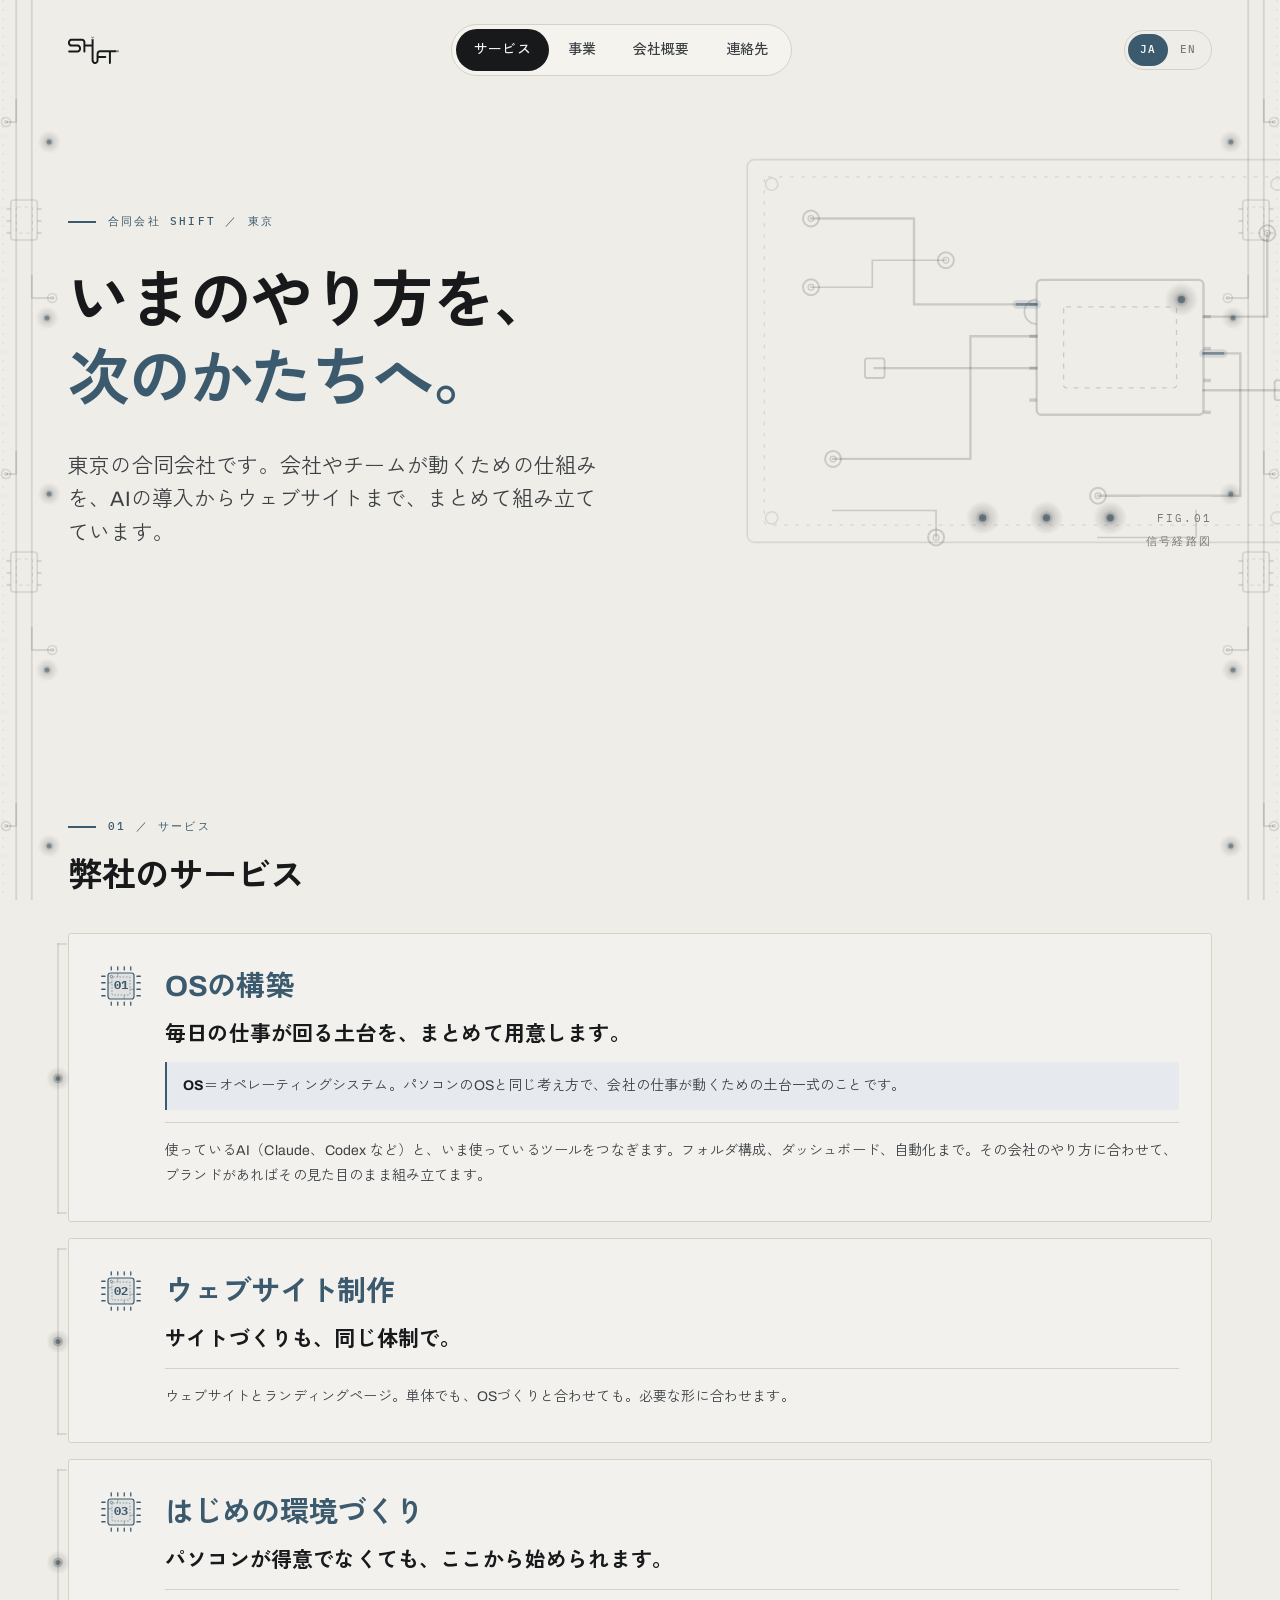
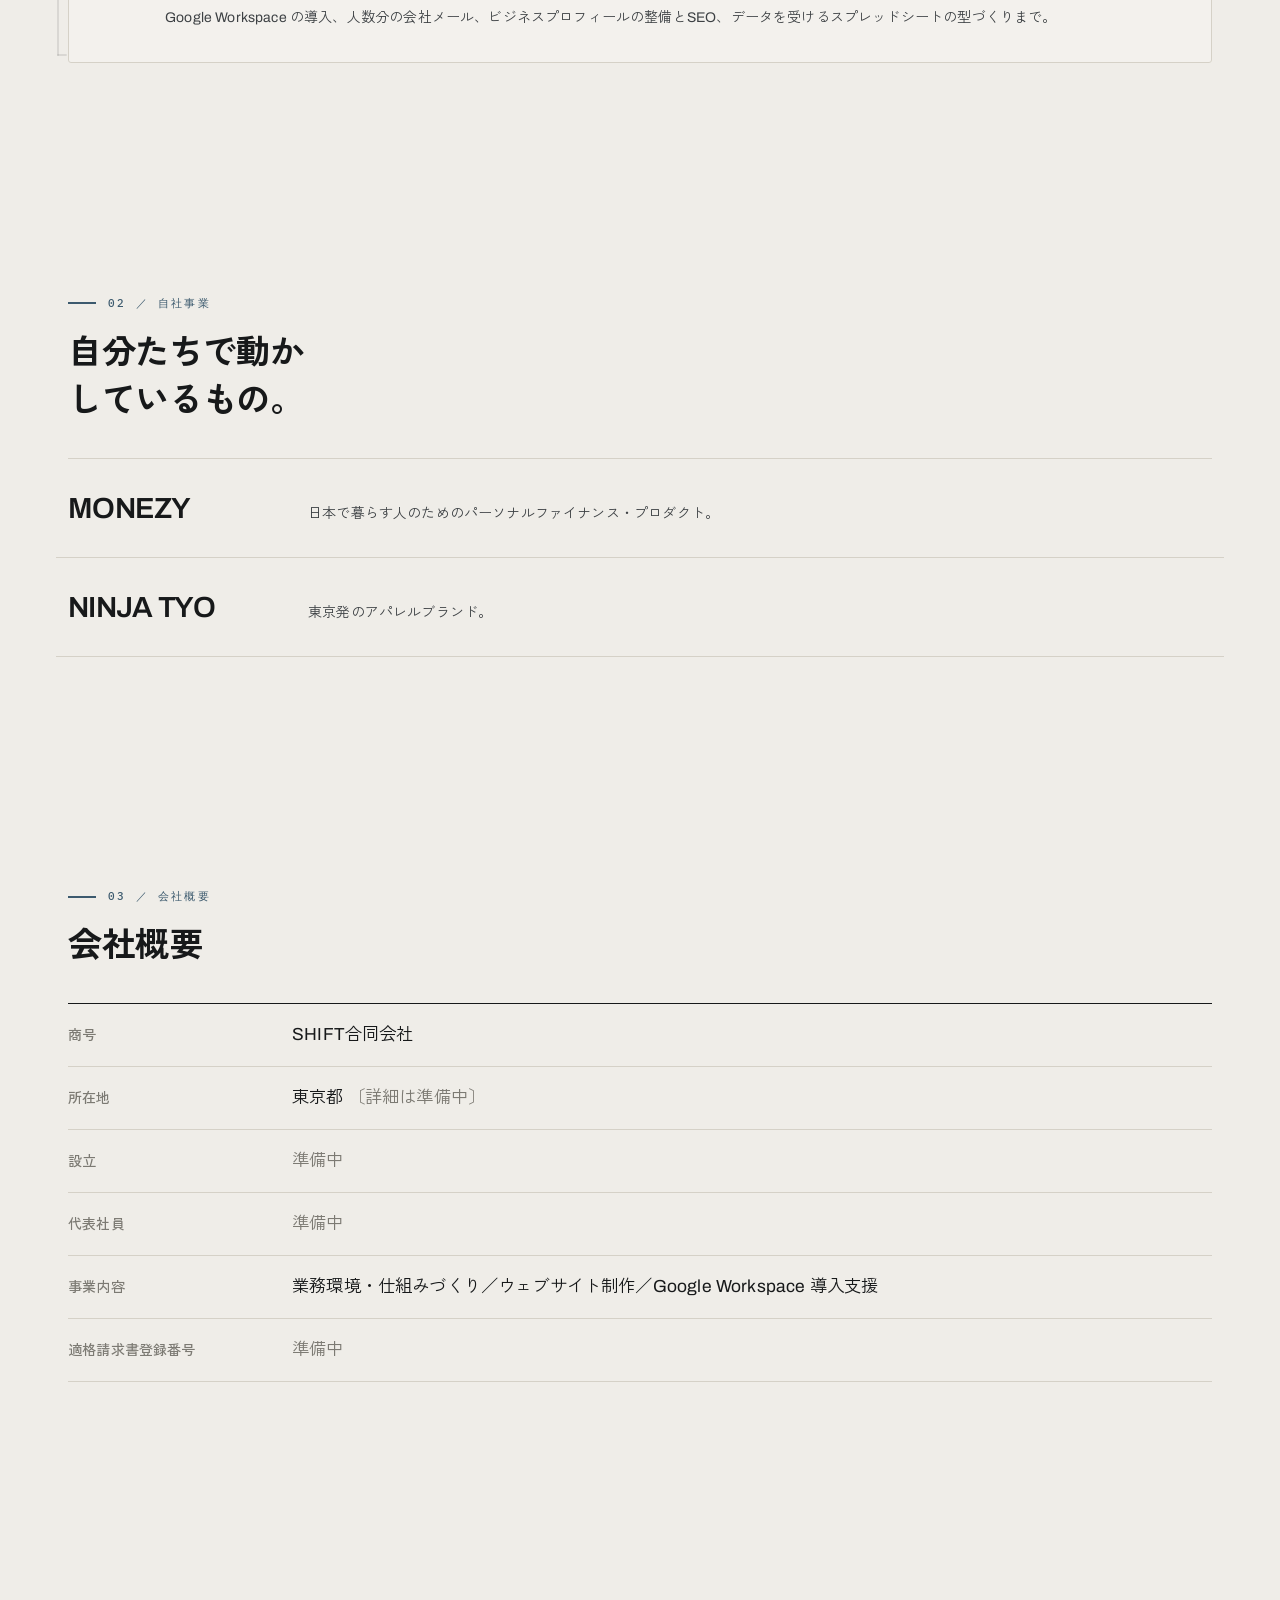
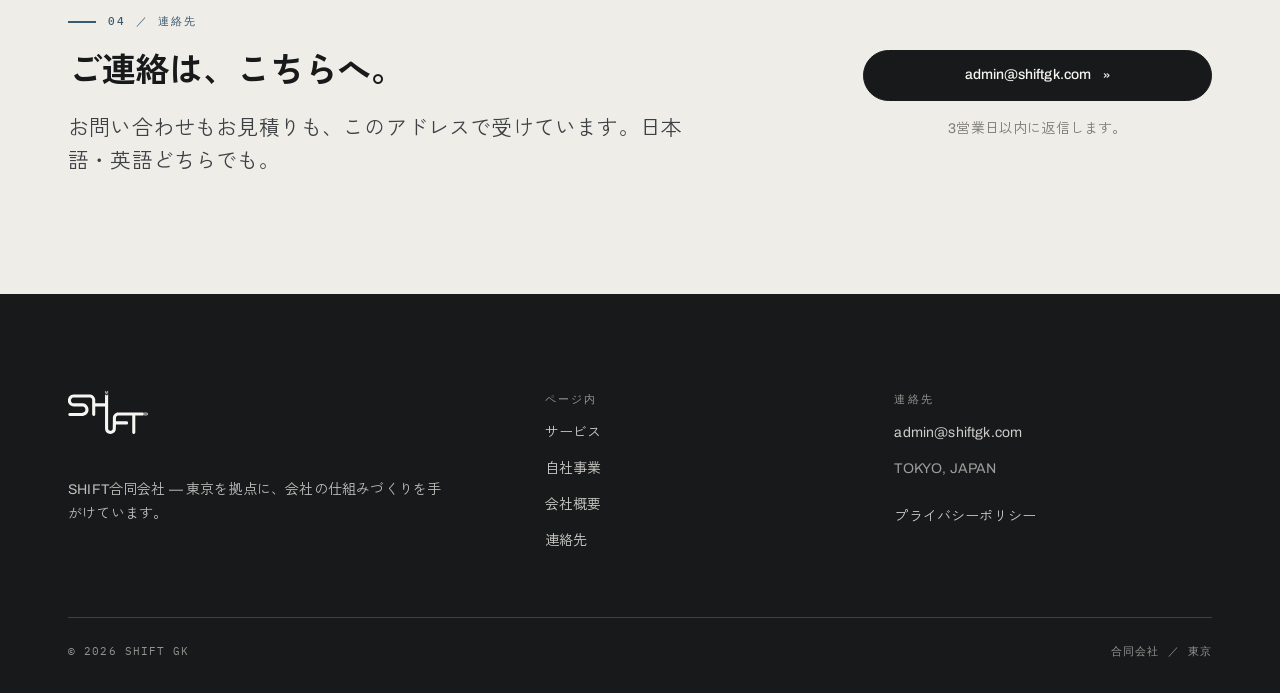
<file: index.html>
<!doctype html>
<html lang="ja" data-lang="ja">
<head>
<meta charset="utf-8">
<meta name="viewport" content="width=device-width, initial-scale=1">
<title data-title-ja="SHIFT合同会社 — いまのやり方を、次のかたちへ。" data-title-en="SHIFT GK — Shift the way it gets done.">SHIFT合同会社 — いまのやり方を、次のかたちへ。</title>
<meta name="description" content="SHIFT合同会社は東京の会社です。会社やチームのOSづくり、ウェブサイト制作、Google Workspaceの導入まで。">
<link rel="icon" href="assets/img/favicon.svg" type="image/svg+xml">
<link rel="canonical" href="https://karassada.github.io/SHIFT/">

<!-- How the page presents itself when the link is shared -->
<meta property="og:type" content="website">
<meta property="og:site_name" content="SHIFT合同会社">
<meta property="og:locale" content="ja_JP">
<meta property="og:locale:alternate" content="en_US">
<meta property="og:url" content="https://karassada.github.io/SHIFT/">
<meta property="og:title" content="SHIFT合同会社 — いまのやり方を、次のかたちへ。">
<meta property="og:description" content="会社やチームのOSづくり、ウェブサイト制作、Google Workspaceの導入まで。東京。">
<meta property="og:image" content="https://karassada.github.io/SHIFT/assets/img/og-card.png">
<meta property="og:image:width" content="1200">
<meta property="og:image:height" content="630">
<meta property="og:image:alt" content="SHIFT合同会社 — いまのやり方を、次のかたちへ。">
<meta name="twitter:card" content="summary_large_image">

<meta name="theme-color" content="#EFEDE8" media="(prefers-color-scheme: light)">
<meta name="theme-color" content="#1B1E20" media="(prefers-color-scheme: dark)">
<meta name="color-scheme" content="light dark">

<script type="application/ld+json">
{
  "@context": "https://schema.org",
  "@type": "Organization",
  "name": "SHIFT合同会社",
  "alternateName": "SHIFT GK",
  "url": "https://karassada.github.io/SHIFT/",
  "logo": "https://karassada.github.io/SHIFT/assets/img/shift-logo.svg",
  "image": "https://karassada.github.io/SHIFT/assets/img/og-card.png",
  "description": "会社やチームのOSづくり、ウェブサイト制作、Google Workspaceの導入。",
  "email": "admin@shiftgk.com",
  "address": { "@type": "PostalAddress", "addressLocality": "東京", "addressCountry": "JP" },
  "areaServed": "JP",
  "knowsLanguage": ["ja", "en"]
}
</script>

<link rel="preconnect" href="https://fonts.googleapis.com">
<link rel="preconnect" href="https://fonts.gstatic.com" crossorigin>
<link rel="stylesheet" href="https://fonts.googleapis.com/css2?family=Archivo:wdth,wght@75..112,300..700&family=IBM+Plex+Mono:wght@400;500&family=Zen+Kaku+Gothic+New:wght@400;500;700&display=swap">

<link rel="stylesheet" href="assets/css/tokens.css">
<link rel="stylesheet" href="assets/css/base.css">
<link rel="stylesheet" href="assets/css/components.css">
<link rel="stylesheet" href="assets/css/motion.css">

<script>
/* Apply the saved language before first paint so nothing flashes. */
(function(){var d=document.documentElement;
try{if(localStorage.getItem('shift-lang')==='en'){d.setAttribute('data-lang','en');d.setAttribute('lang','en');}}catch(e){}
/* Reveal animations are opt-in: without this class every element renders
   normally, so a script failure can never leave the page blank. */
try{if('IntersectionObserver' in window && !matchMedia('(prefers-reduced-motion: reduce)').matches){d.className+=' js-anim';}}catch(e){}})();
</script>
</head>

<body>
<a class="skip" href="#main"><span class="ja">本文へスキップ</span><span class="en">Skip to content</span></a>

<div class="wipe" aria-hidden="true" style="--panels:6">
  <div class="wipe__panel" style="--i:0"></div>
  <div class="wipe__panel" style="--i:1"></div>
  <div class="wipe__panel" style="--i:2"></div>
  <div class="wipe__panel" style="--i:3"></div>
  <div class="wipe__panel" style="--i:4"></div>
  <div class="wipe__panel" style="--i:5"></div>
</div>

<header class="header" data-header>
  <div class="wrap header__inner">
    <a class="header__brand" href="#main" aria-label="SHIFT合同会社">
      <span class="logo logo--header" role="img" aria-label="SHIFT"></span>
    </a>

    <nav class="rail" data-rail data-spy aria-label="メインナビゲーション">
      <span class="rail__block" aria-hidden="true"></span>
      <span class="rail__chev" aria-hidden="true">»</span>
      <a class="rail__link" href="#services" aria-current="true"><span class="ja">サービス</span><span class="en">Services</span></a>
      <a class="rail__link" href="#ventures"><span class="ja">事業</span><span class="en">Ventures</span></a>
      <a class="rail__link" href="#company"><span class="ja">会社概要</span><span class="en">Company</span></a>
      <a class="rail__link" href="#contact"><span class="ja">連絡先</span><span class="en">Contact</span></a>
    </nav>

    <div class="header__actions">
      <div class="lang" role="group" aria-label="言語 / Language">
        <span class="lang__thumb" aria-hidden="true"></span>
        <button class="lang__btn" type="button" data-lang-btn="ja" aria-pressed="true">JA</button>
        <button class="lang__btn" type="button" data-lang-btn="en" aria-pressed="false">EN</button>
      </div>

      <button class="burger" type="button" data-burger aria-expanded="false" aria-controls="menu" aria-label="メニュー">
        <span class="burger__bar"></span>
        <span class="burger__bar"></span>
      </button>
    </div>
  </div>
</header>

<div class="menu" id="menu" data-menu-panel>
  <div class="wrap">
    <span class="label label--bare"><span class="ja">メニュー</span><span class="en">Menu</span></span>
  </div>
  <nav class="wrap menu__list" aria-label="モバイルナビゲーション">
    <div class="menu__item"><a class="menu__link" href="#services" style="--i:0"><span><span class="ja">サービス</span><span class="en">Services</span></span><span class="num">01</span></a></div>
    <div class="menu__item"><a class="menu__link" href="#ventures" style="--i:1"><span><span class="ja">事業</span><span class="en">Ventures</span></span><span class="num">02</span></a></div>
    <div class="menu__item"><a class="menu__link" href="#company" style="--i:2"><span><span class="ja">会社概要</span><span class="en">Company</span></span><span class="num">03</span></a></div>
    <div class="menu__item"><a class="menu__link" href="#contact" style="--i:3"><span><span class="ja">連絡先</span><span class="en">Contact</span></span><span class="num">04</span></a></div>
  </nav>
  <div class="wrap menu__foot">
    <span class="label label--bare">TOKYO, JAPAN</span>
    <a class="link" href="mailto:admin@shiftgk.com">admin@shiftgk.com</a>
  </div>
</div>

<main id="main">

<!-- Hero -->
<section class="section hero has-machine" style="padding-top: clamp(7rem, 16vw, 11rem)">
  <div class="machine machine--circuit" data-machine="circuit" aria-hidden="true"></div>
  <div class="wrap grid">
    <div class="col-6 stack flow-lg" style="align-content:center">
      <span class="label" data-reveal style="--i:0">
        <span class="ja">合同会社 SHIFT ／ 東京</span><span class="en">SHIFT GK &mdash; Tokyo</span>
      </span>

      <h1 class="t-display reveal-lines">
        <span><span><span class="ja">いまのやり方を、</span><span class="en">Shift the way</span></span></span>
        <span><span><span class="ja">次のかたちへ。</span><span class="en">it gets done.</span></span></span>
      </h1>

      <p class="t-lead" data-reveal style="--i:3">
        <span class="ja">東京の合同会社です。会社やチームが動くための仕組みを、AIの導入からウェブサイトまで、まとめて組み立てています。</span>
        <span class="en">A Tokyo company. We build the systems a business or a team runs on &mdash; from putting an AI in place to the website on the front of it.</span>
      </p>
    </div>

    <div class="col-5 start-8 hero__fig" aria-hidden="true">
      <span>FIG.01</span>
      <span class="ja">信号経路図</span><span class="en">Signal trace layout</span>
    </div>
  </div>
</section>

<!-- Services -->
<section class="section section--sunk">
  <div class="wrap stack flow-lg" id="services">
    <div class="head">
      <span class="label" data-reveal><span class="ja">01 ／ サービス</span><span class="en">01 &mdash; Services</span></span>
      <h2 class="t-h2 head__title" data-reveal><span class="ja">弊社のサービス</span><span class="en">What we do</span></h2>
    </div>

    <div class="scards">
      <article class="scard" data-reveal>
        <span class="badge" aria-hidden="true"><svg class="badge__pkg" viewBox="0 0 40 40" fill="none" aria-hidden="true" focusable="false"><rect x="7.0" y="7.0" width="26.0" height="26.0" rx="2.5" fill="currentColor" fill-opacity="0.10" stroke="currentColor" stroke-width="1.2"/><rect x="11" y="11" width="18" height="18" rx="1" stroke="currentColor" stroke-width="0.7" stroke-dasharray="1.6 1.6" opacity="0.75"/><g stroke="currentColor" stroke-width="0.7" opacity="0.6"><path d="M 7.0 16.75 L 11 16.75"/><path d="M 33.0 23.25 L 29 23.25"/><path d="M 16.75 7.0 L 16.75 11"/><path d="M 23.25 33.0 L 23.25 29"/></g><circle cx="10.4" cy="10.4" r="1.15" stroke="currentColor" stroke-width="0.7" opacity="0.8"/><g fill="currentColor"><rect x="9.6" y="0.2" width="1.3" height="4.4" rx="0.5"/><rect x="9.6" y="35.4" width="1.3" height="4.4" rx="0.5"/><rect x="0.2" y="9.6" width="4.4" height="1.3" rx="0.5"/><rect x="35.4" y="9.6" width="4.4" height="1.3" rx="0.5"/><rect x="16.1" y="0.2" width="1.3" height="4.4" rx="0.5"/><rect x="16.1" y="35.4" width="1.3" height="4.4" rx="0.5"/><rect x="0.2" y="16.1" width="4.4" height="1.3" rx="0.5"/><rect x="35.4" y="16.1" width="4.4" height="1.3" rx="0.5"/><rect x="22.6" y="0.2" width="1.3" height="4.4" rx="0.5"/><rect x="22.6" y="35.4" width="1.3" height="4.4" rx="0.5"/><rect x="0.2" y="22.6" width="4.4" height="1.3" rx="0.5"/><rect x="35.4" y="22.6" width="4.4" height="1.3" rx="0.5"/><rect x="29.1" y="0.2" width="1.3" height="4.4" rx="0.5"/><rect x="29.1" y="35.4" width="1.3" height="4.4" rx="0.5"/><rect x="0.2" y="29.1" width="4.4" height="1.3" rx="0.5"/><rect x="35.4" y="29.1" width="4.4" height="1.3" rx="0.5"/></g></svg><span class="badge__n">01</span></span>
        <div class="scard__main">
          <h3 class="scard__title"><span class="ja">OSの構築</span><span class="en">Build your OS</span><span class="chev" aria-hidden="true">»</span></h3>
          <p class="scard__summary"><span class="ja">毎日の仕事が回る土台を、まとめて用意します。</span><span class="en">The whole set-up your work runs on, in one place.</span></p>
          <p class="scard__note">
            <span class="ja"><strong>OS</strong>＝オペレーティングシステム。パソコンのOSと同じ考え方で、会社の仕事が動くための土台一式のことです。</span>
            <span class="en"><strong>OS</strong> as in operating system. The same idea as the one on your computer, but for the business: the whole set-up the work runs on.</span>
          </p>
          <p class="scard__body">
            <span class="ja">使っているAI（Claude、Codex など）と、いま使っているツールをつなぎます。フォルダ構成、ダッシュボード、自動化まで。その会社のやり方に合わせて、ブランドがあればその見た目のまま組み立てます。</span>
            <span class="en">We connect the AI you use &mdash; Claude, Codex, whichever it is &mdash; to the tools you already have. Folder structure, dashboards, automations. Built around how you actually work, and in your brand if you have one.</span>
          </p>
        </div>
      </article>

      <article class="scard" data-reveal>
        <span class="badge" aria-hidden="true"><svg class="badge__pkg" viewBox="0 0 40 40" fill="none" aria-hidden="true" focusable="false"><rect x="7.0" y="7.0" width="26.0" height="26.0" rx="2.5" fill="currentColor" fill-opacity="0.10" stroke="currentColor" stroke-width="1.2"/><rect x="11" y="11" width="18" height="18" rx="1" stroke="currentColor" stroke-width="0.7" stroke-dasharray="1.6 1.6" opacity="0.75"/><g stroke="currentColor" stroke-width="0.7" opacity="0.6"><path d="M 7.0 16.75 L 11 16.75"/><path d="M 33.0 23.25 L 29 23.25"/><path d="M 16.75 7.0 L 16.75 11"/><path d="M 23.25 33.0 L 23.25 29"/></g><circle cx="10.4" cy="10.4" r="1.15" stroke="currentColor" stroke-width="0.7" opacity="0.8"/><g fill="currentColor"><rect x="9.6" y="0.2" width="1.3" height="4.4" rx="0.5"/><rect x="9.6" y="35.4" width="1.3" height="4.4" rx="0.5"/><rect x="0.2" y="9.6" width="4.4" height="1.3" rx="0.5"/><rect x="35.4" y="9.6" width="4.4" height="1.3" rx="0.5"/><rect x="16.1" y="0.2" width="1.3" height="4.4" rx="0.5"/><rect x="16.1" y="35.4" width="1.3" height="4.4" rx="0.5"/><rect x="0.2" y="16.1" width="4.4" height="1.3" rx="0.5"/><rect x="35.4" y="16.1" width="4.4" height="1.3" rx="0.5"/><rect x="22.6" y="0.2" width="1.3" height="4.4" rx="0.5"/><rect x="22.6" y="35.4" width="1.3" height="4.4" rx="0.5"/><rect x="0.2" y="22.6" width="4.4" height="1.3" rx="0.5"/><rect x="35.4" y="22.6" width="4.4" height="1.3" rx="0.5"/><rect x="29.1" y="0.2" width="1.3" height="4.4" rx="0.5"/><rect x="29.1" y="35.4" width="1.3" height="4.4" rx="0.5"/><rect x="0.2" y="29.1" width="4.4" height="1.3" rx="0.5"/><rect x="35.4" y="29.1" width="4.4" height="1.3" rx="0.5"/></g></svg><span class="badge__n">02</span></span>
        <div class="scard__main">
          <h3 class="scard__title"><span class="ja">ウェブサイト制作</span><span class="en">Websites</span><span class="chev" aria-hidden="true">»</span></h3>
          <p class="scard__summary"><span class="ja">サイトづくりも、同じ体制で。</span><span class="en">The site, built by the same hands.</span></p>
          <p class="scard__body">
            <span class="ja">ウェブサイトとランディングページ。単体でも、OSづくりと合わせても。必要な形に合わせます。</span>
            <span class="en">Websites and landing pages &mdash; on their own, or alongside the OS build. Whichever the job needs.</span>
          </p>
        </div>
      </article>

      <article class="scard" data-reveal>
        <span class="badge" aria-hidden="true"><svg class="badge__pkg" viewBox="0 0 40 40" fill="none" aria-hidden="true" focusable="false"><rect x="7.0" y="7.0" width="26.0" height="26.0" rx="2.5" fill="currentColor" fill-opacity="0.10" stroke="currentColor" stroke-width="1.2"/><rect x="11" y="11" width="18" height="18" rx="1" stroke="currentColor" stroke-width="0.7" stroke-dasharray="1.6 1.6" opacity="0.75"/><g stroke="currentColor" stroke-width="0.7" opacity="0.6"><path d="M 7.0 16.75 L 11 16.75"/><path d="M 33.0 23.25 L 29 23.25"/><path d="M 16.75 7.0 L 16.75 11"/><path d="M 23.25 33.0 L 23.25 29"/></g><circle cx="10.4" cy="10.4" r="1.15" stroke="currentColor" stroke-width="0.7" opacity="0.8"/><g fill="currentColor"><rect x="9.6" y="0.2" width="1.3" height="4.4" rx="0.5"/><rect x="9.6" y="35.4" width="1.3" height="4.4" rx="0.5"/><rect x="0.2" y="9.6" width="4.4" height="1.3" rx="0.5"/><rect x="35.4" y="9.6" width="4.4" height="1.3" rx="0.5"/><rect x="16.1" y="0.2" width="1.3" height="4.4" rx="0.5"/><rect x="16.1" y="35.4" width="1.3" height="4.4" rx="0.5"/><rect x="0.2" y="16.1" width="4.4" height="1.3" rx="0.5"/><rect x="35.4" y="16.1" width="4.4" height="1.3" rx="0.5"/><rect x="22.6" y="0.2" width="1.3" height="4.4" rx="0.5"/><rect x="22.6" y="35.4" width="1.3" height="4.4" rx="0.5"/><rect x="0.2" y="22.6" width="4.4" height="1.3" rx="0.5"/><rect x="35.4" y="22.6" width="4.4" height="1.3" rx="0.5"/><rect x="29.1" y="0.2" width="1.3" height="4.4" rx="0.5"/><rect x="29.1" y="35.4" width="1.3" height="4.4" rx="0.5"/><rect x="0.2" y="29.1" width="4.4" height="1.3" rx="0.5"/><rect x="35.4" y="29.1" width="4.4" height="1.3" rx="0.5"/></g></svg><span class="badge__n">03</span></span>
        <div class="scard__main">
          <h3 class="scard__title"><span class="ja">はじめの環境づくり</span><span class="en">Getting set up</span><span class="chev" aria-hidden="true">»</span></h3>
          <p class="scard__summary"><span class="ja">パソコンが得意でなくても、ここから始められます。</span><span class="en">A place to start, even if computers aren't your thing.</span></p>
          <p class="scard__body">
            <span class="ja">Google Workspace の導入、人数分の会社メール、ビジネスプロフィールの整備とSEO、データを受けるスプレッドシートの型づくりまで。</span>
            <span class="en">Google Workspace, company email for everyone who needs one, your Business Profile and its SEO, and spreadsheet templates for the data you already collect.</span>
          </p>
        </div>
      </article>
    </div>
  </div>
</section>

<!-- Ventures -->
<section class="section">
  <div class="wrap stack flow-lg" id="ventures">
    <div class="head">
      <span class="label" data-reveal><span class="ja">02 ／ 自社事業</span><span class="en">02 &mdash; Ventures</span></span>
      <h2 class="t-h2 head__title" data-reveal><span class="ja">自分たちで動かしているもの。</span><span class="en">What we run ourselves.</span></h2>
    </div>

    <div class="vlist" data-reveal>
      <!-- GUTO: to link a venture out to its own site, wrap the row:      -->
      <!--   <a class="vrow" href="https://example.com" target="_blank"     -->
      <!--      rel="noopener">  ...same two spans...  </a>                 -->
      <!-- Send me the two URLs and I will wire them up.                    -->
      <div class="vrow">
        <span class="vrow__name">MONEZY</span>
        <span class="vrow__desc"><span class="ja">日本で暮らす人のためのパーソナルファイナンス・プロダクト。</span><span class="en">A personal finance product for people living in Japan.</span></span>
      </div>
      <div class="vrow">
        <span class="vrow__name">NINJA TYO</span>
        <span class="vrow__desc"><span class="ja">東京発のアパレルブランド。</span><span class="en">A Tokyo clothing brand.</span></span>
      </div>
    </div>
  </div>
</section>

<!-- Company profile -->
<section class="section section--sunk">
  <div class="wrap stack flow-lg" id="company">
    <div class="head">
      <span class="label" data-reveal><span class="ja">03 ／ 会社概要</span><span class="en">03 &mdash; Company</span></span>
      <h2 class="t-h2 head__title" data-reveal><span class="ja">会社概要</span><span class="en">Company profile</span></h2>
    </div>

    <!-- GUTO: fill the 準備中 rows from the 履歴事項全部証明書.               -->
    <!-- Nothing here is invented.                                            -->
    <dl class="profile" data-reveal>
      <div class="profile__row">
        <dt class="profile__key"><span class="ja">商号</span><span class="en">Legal name</span></dt>
        <dd class="profile__val"><span class="ja">SHIFT合同会社</span><span class="en">SHIFT GK (合同会社)</span></dd>
      </div>
      <div class="profile__row">
        <dt class="profile__key"><span class="ja">所在地</span><span class="en">Registered office</span></dt>
        <dd class="profile__val"><span class="ja">東京都 <span class="muted">〔詳細は準備中〕</span></span><span class="en">Tokyo, Japan <span class="muted">[full address to be confirmed]</span></span></dd>
      </div>
      <div class="profile__row">
        <dt class="profile__key"><span class="ja">設立</span><span class="en">Founded</span></dt>
        <dd class="profile__val muted"><span class="ja">準備中</span><span class="en">To be confirmed</span></dd>
      </div>
      <div class="profile__row">
        <dt class="profile__key"><span class="ja">代表社員</span><span class="en">Representative partner</span></dt>
        <dd class="profile__val muted"><span class="ja">準備中</span><span class="en">To be confirmed</span></dd>
      </div>
      <div class="profile__row">
        <dt class="profile__key"><span class="ja">事業内容</span><span class="en">Business</span></dt>
        <dd class="profile__val">
          <span class="ja">業務環境・仕組みづくり／ウェブサイト制作／Google Workspace 導入支援</span>
          <span class="en">Business systems and internal tooling / Websites / Google Workspace setup</span>
        </dd>
      </div>
      <div class="profile__row">
        <dt class="profile__key"><span class="ja">適格請求書登録番号</span><span class="en">Invoice reg. no.</span></dt>
        <dd class="profile__val muted"><span class="ja">準備中</span><span class="en">To be confirmed</span></dd>
      </div>
    </dl>
  </div>
</section>

<!-- Contact -->
<section class="section">
  <div class="wrap grid" id="contact" style="align-items:center">
    <div class="col-7 head">
      <span class="label" data-reveal><span class="ja">04 ／ 連絡先</span><span class="en">04 &mdash; Contact</span></span>
      <h2 class="t-h2" data-reveal style="max-width:18ch"><span class="ja">ご連絡は、こちらへ。</span><span class="en">Reach us here.</span></h2>
      <p class="t-lead" data-reveal>
        <span class="ja">お問い合わせもお見積りも、このアドレスで受けています。日本語・英語どちらでも。</span>
        <span class="en">Enquiries and quotes both come to this address, in Japanese or English.</span>
      </p>
    </div>
    <div class="col-4 start-9" data-reveal>
      <a class="btn btn--full" href="mailto:admin@shiftgk.com">
        <span class="btn__roll">
          <span>admin@shiftgk.com</span>
          <span>admin@shiftgk.com</span>
        </span>
        <span class="btn__chev" aria-hidden="true">»</span>
      </a>
      <p class="t-small muted" style="margin-top:var(--s-4); text-align:center">
        <span class="ja">3営業日以内に返信します。</span>
        <span class="en">We reply within three business days.</span>
      </p>
    </div>
  </div>
</section>

</main>

<footer class="footer">
  <div class="wrap">
    <div class="footer__grid">
      <div class="footer__head">
        <span class="logo logo--footer" role="img" aria-label="SHIFT"></span>
        <p class="t-small" style="opacity:.75">
          <span class="ja">SHIFT合同会社 — 東京を拠点に、会社の仕組みづくりを手がけています。</span>
          <span class="en">SHIFT GK &mdash; a Tokyo company that sets up the systems a business runs on.</span>
        </p>
      </div>

      <nav class="footer__col" aria-label="フッターナビゲーション">
        <span class="footer__label"><span class="ja">ページ内</span><span class="en">On this page</span></span>
        <a class="footer__link" href="#services"><span class="ja">サービス</span><span class="en">Services</span></a>
        <a class="footer__link" href="#ventures"><span class="ja">自社事業</span><span class="en">Ventures</span></a>
        <a class="footer__link" href="#company"><span class="ja">会社概要</span><span class="en">Company</span></a>
        <a class="footer__link" href="#contact"><span class="ja">連絡先</span><span class="en">Contact</span></a>
      </nav>

      <div class="footer__col">
        <span class="footer__label"><span class="ja">連絡先</span><span class="en">Contact</span></span>
        <a class="footer__link" href="mailto:admin@shiftgk.com">admin@shiftgk.com</a>
        <span class="footer__link" style="opacity:.6">TOKYO, JAPAN</span>
        <a class="footer__link" href="privacy.html" style="margin-top:var(--s-3)"><span class="ja">プライバシーポリシー</span><span class="en">Privacy policy</span></a>
      </div>
    </div>

    <div class="footer__bottom">
      <span>&copy; <span class="num">2026</span> SHIFT GK</span>
      <span><span class="ja">合同会社 ／ 東京</span><span class="en">Godo Kaisha &mdash; Tokyo</span></span>
    </div>
  </div>
</footer>

<script src="assets/js/config.js"></script>
<script defer src="assets/js/lang.js"></script>
<script defer src="assets/js/nav.js"></script>
<script defer src="assets/js/motion.js"></script>
<script defer src="assets/js/machinery.js"></script>
</body>
</html>
</file>
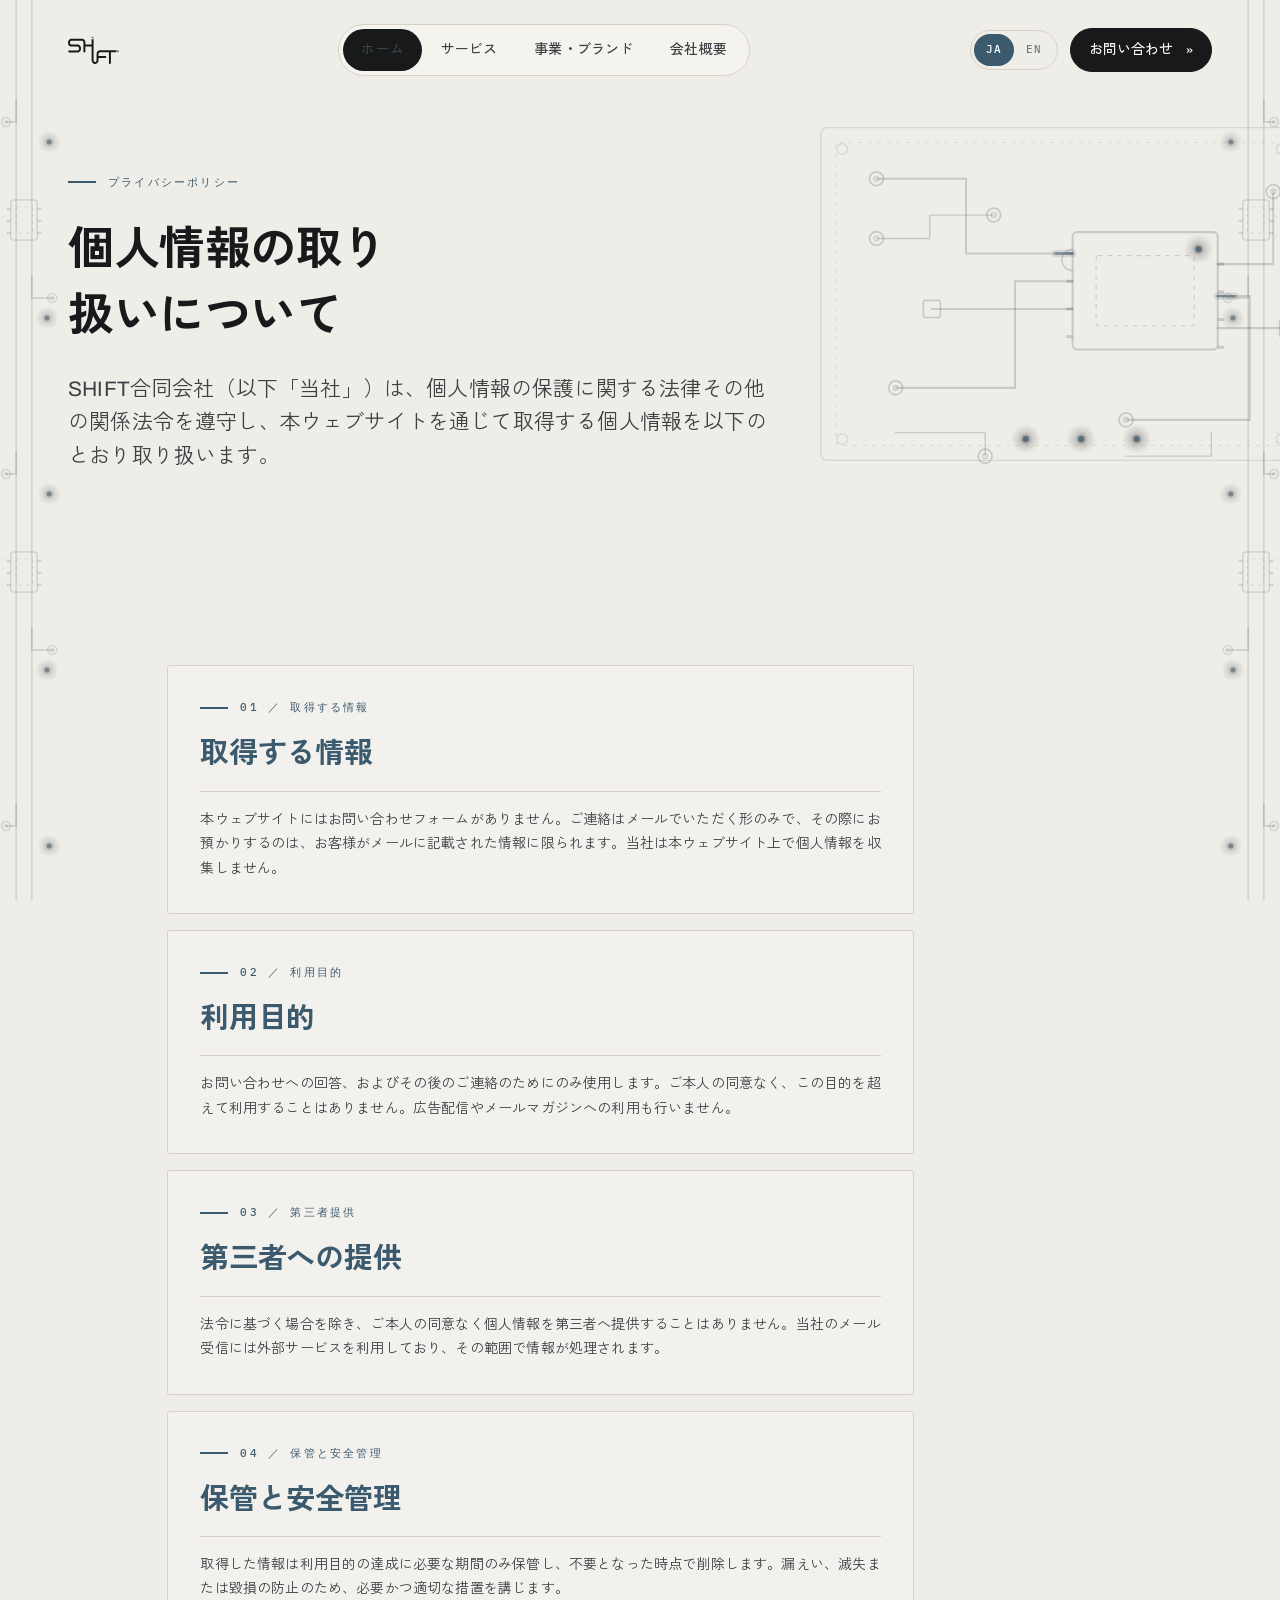
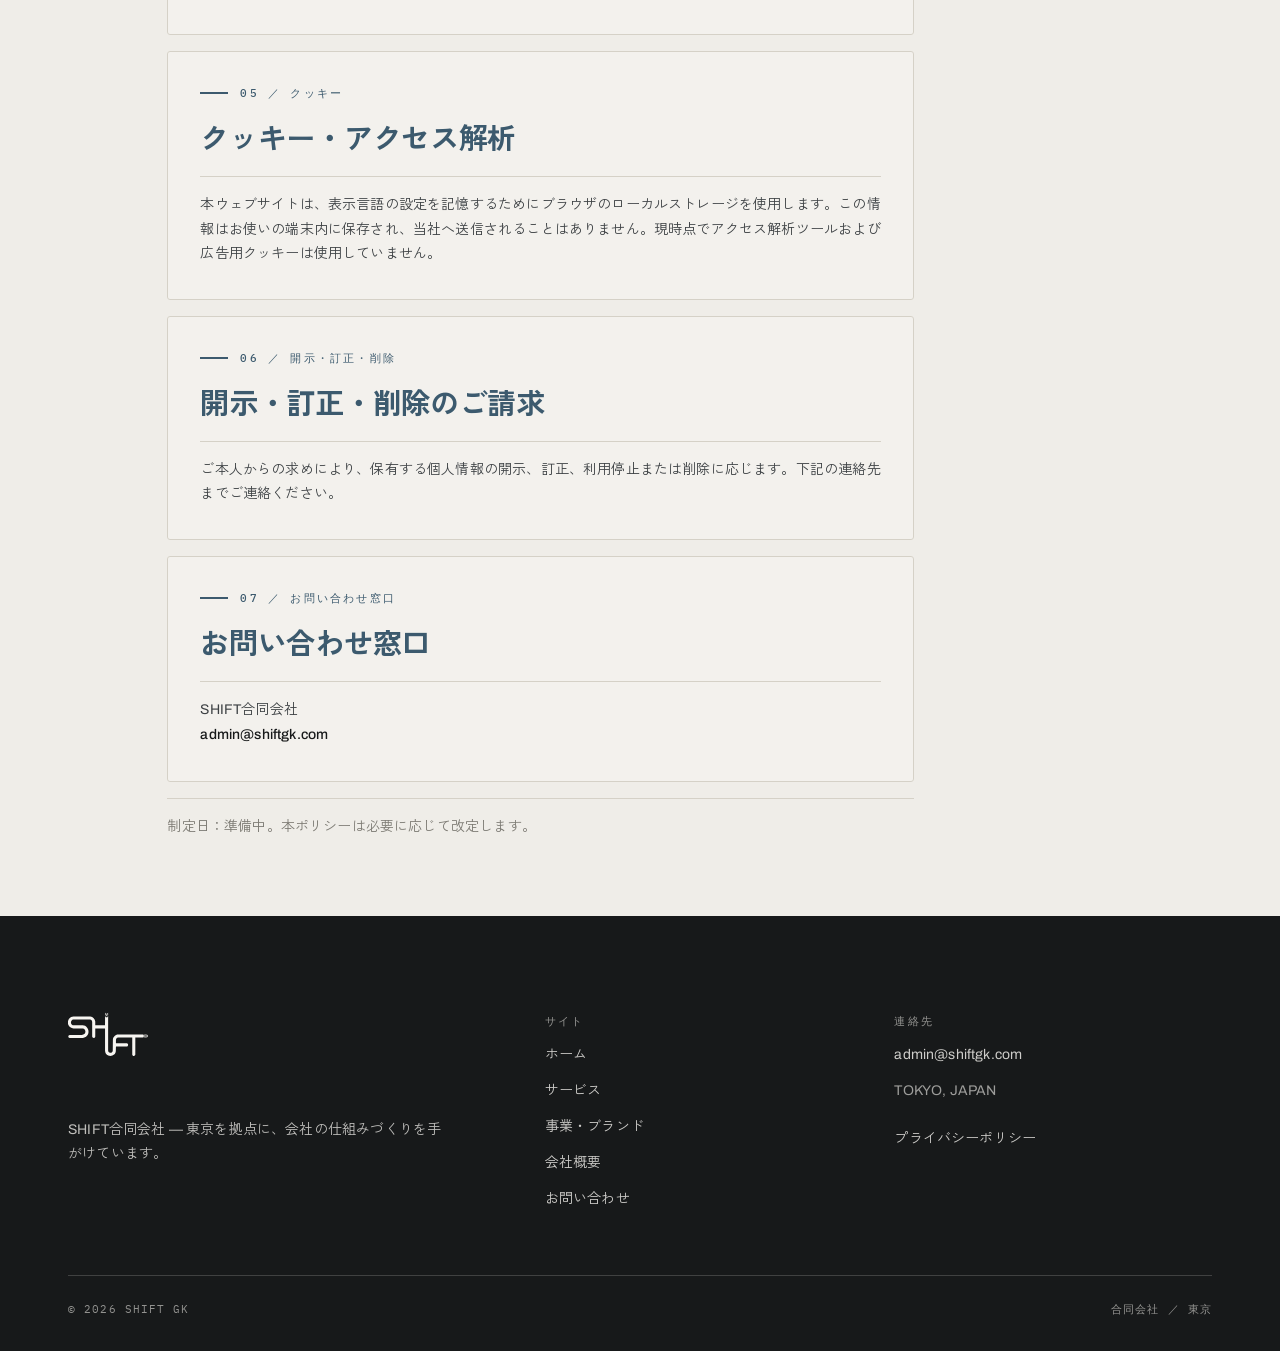
<file: privacy.html>
<!doctype html>
<html lang="ja" data-lang="ja">
<head>
<meta charset="utf-8">
<meta name="viewport" content="width=device-width, initial-scale=1">
<title data-title-ja="プライバシーポリシー — SHIFT合同会社" data-title-en="Privacy policy — SHIFT GK">プライバシーポリシー — SHIFT合同会社</title>
<meta name="description" content="SHIFT合同会社の個人情報の取り扱いについて。">
<link rel="icon" href="assets/img/favicon.svg" type="image/svg+xml">
<link rel="canonical" href="https://karassada.github.io/SHIFT/privacy.html">
<!-- How the page presents itself when the link is shared -->
<meta property="og:type" content="website">
<meta property="og:site_name" content="SHIFT合同会社">
<meta property="og:locale" content="ja_JP">
<meta property="og:locale:alternate" content="en_US">
<meta property="og:url" content="https://karassada.github.io/SHIFT/privacy.html">
<meta property="og:title" content="プライバシーポリシー — SHIFT合同会社">
<meta property="og:description" content="SHIFT合同会社の個人情報の取り扱いについて。">
<meta property="og:image" content="https://karassada.github.io/SHIFT/assets/img/og-card.png">
<meta property="og:image:width" content="1200">
<meta property="og:image:height" content="630">
<meta property="og:image:alt" content="SHIFT合同会社 — いまのやり方を、次のかたちへ。">
<meta name="twitter:card" content="summary_large_image">

<meta name="theme-color" content="#EFEDE8" media="(prefers-color-scheme: light)">
<meta name="theme-color" content="#1B1E20" media="(prefers-color-scheme: dark)">
<meta name="color-scheme" content="light dark">


<link rel="preconnect" href="https://fonts.googleapis.com">
<link rel="preconnect" href="https://fonts.gstatic.com" crossorigin>
<link rel="stylesheet" href="https://fonts.googleapis.com/css2?family=Archivo:wdth,wght@75..112,300..700&family=IBM+Plex+Mono:wght@400;500&family=Zen+Kaku+Gothic+New:wght@400;500;700&display=swap">

<link rel="stylesheet" href="assets/css/tokens.css">
<link rel="stylesheet" href="assets/css/base.css">
<link rel="stylesheet" href="assets/css/components.css">
<link rel="stylesheet" href="assets/css/motion.css">

<script>
/* Apply the saved language before first paint so nothing flashes. */
(function(){var d=document.documentElement;
try{if(localStorage.getItem('shift-lang')==='en'){d.setAttribute('data-lang','en');d.setAttribute('lang','en');}}catch(e){}
/* Reveal animations are opt-in: without this class every element renders
   normally, so a script failure can never leave the page blank. */
try{if('IntersectionObserver' in window && !matchMedia('(prefers-reduced-motion: reduce)').matches){d.className+=' js-anim';}}catch(e){}})();
</script>
</head>

<body>
<a class="skip" href="#main"><span class="ja">本文へスキップ</span><span class="en">Skip to content</span></a>

<div class="wipe" aria-hidden="true" style="--panels:6">
  <div class="wipe__panel" style="--i:0"></div>
  <div class="wipe__panel" style="--i:1"></div>
  <div class="wipe__panel" style="--i:2"></div>
  <div class="wipe__panel" style="--i:3"></div>
  <div class="wipe__panel" style="--i:4"></div>
  <div class="wipe__panel" style="--i:5"></div>
</div>

<header class="header" data-header>
  <div class="wrap header__inner">
    <a class="header__brand" href="index.html" aria-label="SHIFT合同会社 — ホーム">
      <span class="logo logo--header" role="img" aria-label="SHIFT"></span>
    </a>

    <nav class="rail" data-rail aria-label="メインナビゲーション">
      <span class="rail__block" aria-hidden="true"></span>
      <span class="rail__chev" aria-hidden="true">»</span>
      <a class="rail__link" href="index.html"><span class="ja">ホーム</span><span class="en">Home</span></a>
      <a class="rail__link" href="index.html#services"><span class="ja">サービス</span><span class="en">Services</span></a>
      <a class="rail__link" href="index.html#ventures"><span class="ja">事業・ブランド</span><span class="en">Ventures</span></a>
      <a class="rail__link" href="index.html#company"><span class="ja">会社概要</span><span class="en">About</span></a>
    </nav>

    <div class="header__actions">
      <div class="lang" role="group" aria-label="言語 / Language">
        <span class="lang__thumb" aria-hidden="true"></span>
        <button class="lang__btn" type="button" data-lang-btn="ja" aria-pressed="true">JA</button>
        <button class="lang__btn" type="button" data-lang-btn="en" aria-pressed="false">EN</button>
      </div>

      <a class="btn btn--sm" href="index.html#contact">
        <span class="btn__roll">
          <span><span class="ja">お問い合わせ</span><span class="en">Contact</span></span>
          <span><span class="ja">お問い合わせ</span><span class="en">Contact</span></span>
        </span>
        <span class="btn__chev" aria-hidden="true">»</span>
      </a>

      <button class="burger" type="button" data-burger aria-expanded="false" aria-controls="menu" aria-label="メニュー">
        <span class="burger__bar"></span>
        <span class="burger__bar"></span>
      </button>
    </div>
  </div>
</header>

<div class="menu" id="menu" data-menu-panel>
  <div class="wrap">
    <span class="label label--bare"><span class="ja">メニュー</span><span class="en">Menu</span></span>
  </div>
  <nav class="wrap menu__list" aria-label="モバイルナビゲーション">
    <div class="menu__item"><a class="menu__link" href="index.html" style="--i:0"><span><span class="ja">ホーム</span><span class="en">Home</span></span><span class="num">01</span></a></div>
    <div class="menu__item"><a class="menu__link" href="index.html#services" style="--i:1"><span><span class="ja">サービス</span><span class="en">Services</span></span><span class="num">02</span></a></div>
    <div class="menu__item"><a class="menu__link" href="index.html#ventures" style="--i:2"><span><span class="ja">事業・ブランド</span><span class="en">Ventures</span></span><span class="num">03</span></a></div>
    <div class="menu__item"><a class="menu__link" href="index.html#company" style="--i:3"><span><span class="ja">会社概要</span><span class="en">About</span></span><span class="num">04</span></a></div>
    <div class="menu__item"><a class="menu__link" href="index.html#contact" style="--i:4"><span><span class="ja">お問い合わせ</span><span class="en">Contact</span></span><span class="num">05</span></a></div>
  </nav>
  <div class="wrap menu__foot">
    <span class="label label--bare">TOKYO, JAPAN</span>
    <a class="link" href="mailto:admin@shiftgk.com">admin@shiftgk.com</a>
  </div>
</div>

<main id="main">
<section class="phero has-machine">
  <div class="machine machine--circuit" data-machine="circuit" aria-hidden="true"></div>
  <div class="wrap grid">
    <div class="col-8">
      <span class="label" data-reveal><span class="ja">プライバシーポリシー</span><span class="en">Privacy policy</span></span>
      <h1 class="t-h1 phero__title" data-reveal style="margin-top:var(--s-5)">
        <span class="ja">個人情報の取り扱いについて</span><span class="en">How we handle personal information</span>
      </h1>
      <p class="t-lead" data-reveal style="margin-top:var(--s-5)">
        <span class="ja">SHIFT合同会社（以下「当社」）は、個人情報の保護に関する法律その他の関係法令を遵守し、本ウェブサイトを通じて取得する個人情報を以下のとおり取り扱います。</span>
        <span class="en">SHIFT GK ("we") complies with Japan's Act on the Protection of Personal Information and related regulations. This is how we handle the personal information collected through this website.</span>
      </p>
    </div>
  </div>
</section>

<section class="section section--tight">
  <div class="wrap grid">
    <div class="col-8 start-2 stack" style="--flow: var(--s-4)">

      <div class="card" data-reveal>
        <div class="card__index"><span class="label"><span class="ja">01 ／ 取得する情報</span><span class="en">01 &mdash; What we collect</span></span></div>
        <h2 class="card__title"><span class="ja">取得する情報</span><span class="en">What we collect</span></h2>
        <p class="card__body"><span class="ja">本ウェブサイトにはお問い合わせフォームがありません。ご連絡はメールでいただく形のみで、その際にお預かりするのは、お客様がメールに記載された情報に限られます。当社は本ウェブサイト上で個人情報を収集しません。</span><span class="en">This site has no contact form. You reach us by email, so the only information we hold is whatever you choose to put in that email. The site itself collects no personal information.</span></p>
      </div>

      <div class="card" data-reveal>
        <div class="card__index"><span class="label"><span class="ja">02 ／ 利用目的</span><span class="en">02 &mdash; Purpose</span></span></div>
        <h2 class="card__title"><span class="ja">利用目的</span><span class="en">Why we use it</span></h2>
        <p class="card__body"><span class="ja">お問い合わせへの回答、およびその後のご連絡のためにのみ使用します。ご本人の同意なく、この目的を超えて利用することはありません。広告配信やメールマガジンへの利用も行いません。</span><span class="en">Only to answer your enquiry and to correspond with you afterwards. We do not use it beyond that purpose without your consent, and we do not use it for advertising or mailing lists.</span></p>
      </div>

      <div class="card" data-reveal>
        <div class="card__index"><span class="label"><span class="ja">03 ／ 第三者提供</span><span class="en">03 &mdash; Third parties</span></span></div>
        <h2 class="card__title"><span class="ja">第三者への提供</span><span class="en">Sharing with third parties</span></h2>
        <p class="card__body"><span class="ja">法令に基づく場合を除き、ご本人の同意なく個人情報を第三者へ提供することはありません。当社のメール受信には外部サービスを利用しており、その範囲で情報が処理されます。</span><span class="en">We do not pass your information to third parties without your consent, except where required by law. Our email is handled by an external provider, and your message is processed by them to that extent.</span></p>
      </div>

      <div class="card" data-reveal>
        <div class="card__index"><span class="label"><span class="ja">04 ／ 保管と安全管理</span><span class="en">04 &mdash; Retention</span></span></div>
        <h2 class="card__title"><span class="ja">保管と安全管理</span><span class="en">Retention and security</span></h2>
        <p class="card__body"><span class="ja">取得した情報は利用目的の達成に必要な期間のみ保管し、不要となった時点で削除します。漏えい、滅失または毀損の防止のため、必要かつ適切な措置を講じます。</span><span class="en">We keep what you send only as long as it is needed for the purpose above, and delete it when it is not. We take reasonable measures to protect it from loss, leakage, or damage.</span></p>
      </div>

      <div class="card" data-reveal>
        <div class="card__index"><span class="label"><span class="ja">05 ／ クッキー</span><span class="en">05 &mdash; Cookies</span></span></div>
        <h2 class="card__title"><span class="ja">クッキー・アクセス解析</span><span class="en">Cookies and analytics</span></h2>
        <p class="card__body"><span class="ja">本ウェブサイトは、表示言語の設定を記憶するためにブラウザのローカルストレージを使用します。この情報はお使いの端末内に保存され、当社へ送信されることはありません。現時点でアクセス解析ツールおよび広告用クッキーは使用していません。</span><span class="en">This site uses your browser's local storage to remember your language choice. That stays on your device and is never sent to us. We currently use no analytics tools and no advertising cookies.</span></p>
      </div>

      <div class="card" data-reveal>
        <div class="card__index"><span class="label"><span class="ja">06 ／ 開示・訂正・削除</span><span class="en">06 &mdash; Your rights</span></span></div>
        <h2 class="card__title"><span class="ja">開示・訂正・削除のご請求</span><span class="en">Access, correction, deletion</span></h2>
        <p class="card__body"><span class="ja">ご本人からの求めにより、保有する個人情報の開示、訂正、利用停止または削除に応じます。下記の連絡先までご連絡ください。</span><span class="en">You may ask us to disclose, correct, suspend the use of, or delete the personal information we hold about you. Contact us at the address below.</span></p>
      </div>

      <div class="card" data-reveal>
        <div class="card__index"><span class="label"><span class="ja">07 ／ お問い合わせ窓口</span><span class="en">07 &mdash; Contact</span></span></div>
        <h2 class="card__title"><span class="ja">お問い合わせ窓口</span><span class="en">Who to contact</span></h2>
        <p class="card__body"><span class="ja">SHIFT合同会社<br><a class="link" href="mailto:admin@shiftgk.com">admin@shiftgk.com</a></span><span class="en">SHIFT GK<br><a class="link" href="mailto:admin@shiftgk.com">admin@shiftgk.com</a></span></p>
      </div>

      <div data-reveal>
        <hr class="rule" style="margin-bottom:var(--s-4)">
        <p class="t-small muted">
          <span class="ja">制定日：準備中。本ポリシーは必要に応じて改定します。</span>
          <span class="en">Effective date: to be confirmed. We may revise this policy as needed.</span>
        </p>
      </div>

    </div>
  </div>
</section>
</main>

<footer class="footer">
  <div class="wrap">
    <div class="footer__grid">
      <div class="footer__head">
        <span class="logo logo--footer" role="img" aria-label="SHIFT"></span>
        <p class="t-small" style="opacity:.75">
          <span class="ja">SHIFT合同会社 — 東京を拠点に、会社の仕組みづくりを手がけています。</span>
          <span class="en">SHIFT GK &mdash; a Tokyo company that sets up the systems a business runs on.</span>
        </p>
      </div>

      <nav class="footer__col" aria-label="フッターナビゲーション">
        <span class="footer__label"><span class="ja">サイト</span><span class="en">Site</span></span>
        <a class="footer__link" href="index.html"><span class="ja">ホーム</span><span class="en">Home</span></a>
        <a class="footer__link" href="index.html#services"><span class="ja">サービス</span><span class="en">Services</span></a>
        <a class="footer__link" href="index.html#ventures"><span class="ja">事業・ブランド</span><span class="en">Ventures</span></a>
        <a class="footer__link" href="index.html#company"><span class="ja">会社概要</span><span class="en">About</span></a>
        <a class="footer__link" href="index.html#contact"><span class="ja">お問い合わせ</span><span class="en">Contact</span></a>
      </nav>

      <div class="footer__col">
        <span class="footer__label"><span class="ja">連絡先</span><span class="en">Contact</span></span>
        <a class="footer__link" href="mailto:admin@shiftgk.com">admin@shiftgk.com</a>
        <span class="footer__link" style="opacity:.6">TOKYO, JAPAN</span>
        <a class="footer__link" href="privacy.html" style="margin-top:var(--s-3)"><span class="ja">プライバシーポリシー</span><span class="en">Privacy policy</span></a>
      </div>
    </div>

    <div class="footer__bottom">
      <span>&copy; <span class="num">2026</span> SHIFT GK</span>
      <span><span class="ja">合同会社 ／ 東京</span><span class="en">Godo Kaisha &mdash; Tokyo</span></span>
    </div>
  </div>
</footer>

<script src="assets/js/config.js"></script>
<script defer src="assets/js/lang.js"></script>
<script defer src="assets/js/nav.js"></script>
<script defer src="assets/js/motion.js"></script>
<script defer src="assets/js/machinery.js"></script>

</body>
</html>
</file>
<file: assets/css/tokens.css>
/* ==========================================================================
   SHIFT — Design tokens
   Single source of truth for colour, type, space, motion.
   Nothing below this file should contain a raw hex value.
   ========================================================================== */

:root {
  /* --- Colour: bone / graphite / steel ---------------------------------- */
  --c-paper:      #F7F5F1;   /* lightest surface — cards on bone           */
  --c-base:       #EFEDE8;   /* page background — warm off-white           */
  --c-sunk:       #E5E2DA;   /* recessed panels, alternating bands         */
  --c-line:       #D5D1C7;   /* hairlines, grid rules                      */
  --c-line-soft:  #E2DED5;   /* barely-there rules                         */

  --c-ink:        #17191A;   /* primary type, the logo                     */
  --c-ink-2:      #3D4144;   /* secondary type                             */
  --c-muted:      #7C7A73;   /* tertiary type, captions (4.6:1 on base)    */

  --c-accent:     #3C5A6E;   /* muted steel blue — the only colour         */
  --c-accent-lo:  #E6EAEE;   /* accent tint surface                        */
  --c-accent-hi:  #4E7189;   /* accent hover / lifted                      */

  --c-on-ink:     #F7F5F1;   /* type on graphite                           */
  --c-on-accent:  #FFFFFF;

  --c-danger:     #9E3B33;
  --c-ok:         #3F6B52;

  /* Focus ring — must survive both themes */
  --c-focus:      #3C5A6E;

  /* --- Type ------------------------------------------------------------- */
  --f-sans: "Archivo", "Zen Kaku Gothic New", -apple-system, BlinkMacSystemFont,
            "Hiragino Kaku Gothic ProN", "Noto Sans JP", sans-serif;
  --f-mono: "IBM Plex Mono", ui-monospace, SFMono-Regular, Menlo, monospace;

  /* Fluid scale. Ratio ~1.28 at the small end, opens up on desktop.
     Japanese is set smaller than Latin at every display size: the glyphs are
     full-width and far denser, so matching the Latin size overwhelms the
     column and forces the headline to wrap. See the override in base.css. */
  --t-display: clamp(2.75rem, 1rem + 5.6vw, 5.5rem);
  --t-h1:      clamp(2.2rem,  1.3rem + 3.4vw, 3.9rem);
  --t-h2:      clamp(1.7rem,  1.25rem + 1.9vw, 2.75rem);
  --t-h3:      clamp(1.3rem,  1.1rem + 0.9vw, 1.9rem);
  --t-lead:    clamp(1.06rem, 0.99rem + 0.4vw, 1.32rem);
  --t-body:    clamp(1rem,    0.97rem + 0.15vw, 1.09rem);
  --t-small:   0.875rem;
  --t-label:   0.6875rem;

  --lh-tight: 1.02;
  --lh-head:  1.12;
  --lh-body:  1.72;

  --tr-label: 0.2em;   /* mono label tracking */
  --tr-tight: -0.025em;

  /* --- Space (4 / 8 rhythm) --------------------------------------------- */
  --s-1: 0.25rem;  --s-2: 0.5rem;   --s-3: 0.75rem;  --s-4: 1rem;
  --s-5: 1.5rem;   --s-6: 2rem;     --s-7: 3rem;     --s-8: 4rem;
  --s-9: 6rem;     --s-10: 8rem;

  --gutter:  clamp(1.25rem, 4vw, 3rem);
  --section: clamp(4.5rem, 9vw, 9rem);
  --maxw:    82.5rem;   /* 1320px */
  --maxw-text: 38rem;   /* ~65-75ch */

  --radius:    2px;     /* Swiss: near-square. The logo is the only curve.  */
  --radius-lg: 3px;
  --hair: 1px;

  /* Surfaces are translucent so the machinery stays readable behind them.
     Panels still register as panels — the border and the tint do that — but
     they no longer black out the mechanism they are sitting on. */
  --surface:        #F4F2ED;
  --surface:        color-mix(in srgb, var(--c-paper) 58%, transparent);
  --surface-lift:   #F5F3EF;
  --surface-lift:   color-mix(in srgb, var(--c-paper) 78%, transparent);
  --surface-sunk:   #EAE7E0;
  --surface-sunk:   color-mix(in srgb, var(--c-sunk)  55%, transparent);
  --surface-accent: #6B8296;
  --surface-accent: color-mix(in srgb, var(--c-accent) 74%, transparent);

  /* --- Motion ----------------------------------------------------------- */
  /* One rhythm across the whole site. Mechanical, never floaty. */
  --e-shift: cubic-bezier(0.16, 1, 0.30, 1);      /* snap into place       */
  --e-mech:  cubic-bezier(0.76, 0, 0.24, 1);      /* gear turn, in-out     */
  --e-out:   cubic-bezier(0.33, 1, 0.68, 1);      /* generic exit          */

  --d-micro: 180ms;   /* hover, focus, press          */
  --d-comp:  320ms;   /* component state change       */
  --d-sect:  620ms;   /* section reveal               */
  --d-page:  440ms;   /* page transition panel sweep  */

  --stagger: 55ms;

  /* --- Layering --------------------------------------------------------- */
  --z-gear: 0;
  --z-body: 1;
  --z-header: 40;
  --z-menu: 60;
  --z-wipe: 90;
}

/* --------------------------------------------------------------------------
   Dark scheme. Not an inversion — a re-tuned slate palette with the accent
   lifted so it still clears 4.5:1. Follows the OS unless the user overrides.
   -------------------------------------------------------------------------- */
@media (prefers-color-scheme: dark) {
  :root:not([data-theme="light"]) {
    --c-paper:     #24282B;
    --c-base:      #1B1E20;
    --c-sunk:      #16191A;
    --c-line:      #333A3E;
    --c-line-soft: #272C2F;

    --c-ink:       #E8E5DE;
    --c-ink-2:     #C2BFB8;
    --c-muted:     #918D85;

    --c-accent:    #8FB3CA;
    --c-accent-lo: #232C33;
    --c-accent-hi: #A8C6D9;

    --c-on-ink:    #17191A;
    --c-on-accent: #12171A;

    --c-danger:    #D98A82;
    --c-ok:        #86B79A;
    --c-focus:     #8FB3CA;
    /* Same surfaces re-mixed for the dark palette, each with a solid
       fallback first for browsers without color-mix. */
    --surface:        #202426;
    --surface:        color-mix(in srgb, var(--c-paper) 58%, transparent);
    --surface-lift:   #222629;
    --surface-lift:   color-mix(in srgb, var(--c-paper) 78%, transparent);
    --surface-sunk:   #181B1D;
    --surface-sunk:   color-mix(in srgb, var(--c-sunk)  55%, transparent);
    --surface-accent: #718C9E;
    --surface-accent: color-mix(in srgb, var(--c-accent) 74%, transparent);
  }
}

:root[data-theme="dark"] {
  --c-paper:     #24282B;
  --c-base:      #1B1E20;
  --c-sunk:      #16191A;
  --c-line:      #333A3E;
  --c-line-soft: #272C2F;
  --c-ink:       #E8E5DE;
  --c-ink-2:     #C2BFB8;
  --c-muted:     #918D85;
  --c-accent:    #8FB3CA;
  --c-accent-lo: #232C33;
  --c-accent-hi: #A8C6D9;
  --c-on-ink:    #17191A;
  --c-on-accent: #12171A;
  --c-danger:    #D98A82;
  --c-ok:        #86B79A;
  --c-focus:     #8FB3CA;
  /* Same surfaces re-mixed for the dark palette, each with a solid
     fallback first for browsers without color-mix. */
  --surface:        #202426;
  --surface:        color-mix(in srgb, var(--c-paper) 58%, transparent);
  --surface-lift:   #222629;
  --surface-lift:   color-mix(in srgb, var(--c-paper) 78%, transparent);
  --surface-sunk:   #181B1D;
  --surface-sunk:   color-mix(in srgb, var(--c-sunk)  55%, transparent);
  --surface-accent: #718C9E;
  --surface-accent: color-mix(in srgb, var(--c-accent) 74%, transparent);
}
</file>
<file: assets/css/base.css>
/* ==========================================================================
   SHIFT — Reset, typography, layout primitives
   ========================================================================== */

*, *::before, *::after { box-sizing: border-box; }

* { margin: 0; }

html {
  -webkit-text-size-adjust: 100%;
  scroll-behavior: smooth;
  /* Header is fixed — anchor jumps must clear it. */
  scroll-padding-top: 7rem;
}

body {
  background: var(--c-base);
  color: var(--c-ink);
  font-family: var(--f-sans);
  font-size: var(--t-body);
  line-height: var(--lh-body);
  font-weight: 400;
  font-synthesis-weight: none;
  -webkit-font-smoothing: antialiased;
  -moz-osx-font-smoothing: grayscale;
  overflow-x: hidden;
  min-height: 100dvh;
}

img, svg, video { display: block; max-width: 100%; }
img { height: auto; }

button, input, textarea, select { font: inherit; color: inherit; }

a { color: inherit; text-decoration: none; }

ul, ol { list-style: none; padding: 0; }

:target { scroll-margin-top: 7rem; }

/* --- Focus: never removed, always visible in both themes ----------------- */
:focus-visible {
  outline: 2px solid var(--c-focus);
  outline-offset: 3px;
  border-radius: var(--radius);
}
:focus:not(:focus-visible) { outline: none; }

::selection { background: var(--c-ink); color: var(--c-base); }

/* ==========================================================================
   Bilingual layer
   Both languages ship in the HTML so each is crawlable and the page still
   reads correctly with JS disabled. <html data-lang> decides which is shown.
   ========================================================================== */

[data-lang="ja"] :is(.en, [lang="en"].t) { display: none; }
[data-lang="en"] :is(.ja, [lang="ja"].t) { display: none; }

/* Japanese needs its own optical sizing. Every glyph is full-width, so at the
   Latin display size a headline runs three times as wide and wraps. These
   overrides bring the large sizes down and open the line-height back up. */
[data-lang="ja"] {
  --t-display: clamp(2rem, 0.9rem + 3.9vw, 3.9rem);
  --t-h1:      clamp(1.75rem, 1.1rem + 2.3vw, 2.9rem);
  --t-h2:      clamp(1.4rem, 1.1rem + 1.3vw, 2.15rem);
}
[data-lang="ja"] .t-display { letter-spacing: -0.02em; line-height: 1.24; }
[data-lang="ja"] :is(h1, h2, h3) { line-height: 1.42; letter-spacing: -0.01em; }
[data-lang="ja"] body { letter-spacing: 0.01em; }
/* Japanese wraps per character, but not anywhere: strict keeps small kana,
   long vowel marks and closing brackets off the start of a line. */
[data-lang="ja"] { line-break: strict; word-break: normal; overflow-wrap: normal; }
.ja { line-break: strict; }
.ja { font-feature-settings: "palt" 1; }

/* ==========================================================================
   Type
   ========================================================================== */

h1, h2, h3, h4 {
  font-weight: 600;
  line-height: var(--lh-head);
  letter-spacing: var(--tr-tight);
  text-wrap: balance;
}

.t-display {
  font-size: var(--t-display);
  line-height: var(--lh-tight);
  letter-spacing: -0.04em;
  font-weight: 600;
  font-stretch: 92%;
}
.t-h1   { font-size: var(--t-h1); }
.t-h2   { font-size: var(--t-h2); }
.t-h3   { font-size: var(--t-h3); font-weight: 500; }
.t-lead {
  font-size: var(--t-lead);
  line-height: 1.6;
  color: var(--c-ink-2);
  font-weight: 400;
  max-width: 34em;
  text-wrap: pretty;
}
.t-body { max-width: var(--maxw-text); text-wrap: pretty; }
.t-small { font-size: var(--t-small); }

/* The mono label layer — indices, eyebrows, meta. Reads as a spec sheet, and
   carries the accent so every section opens with a spot of colour. */
.label {
  font-family: var(--f-mono);
  font-size: var(--t-label);
  font-weight: 500;
  letter-spacing: var(--tr-label);
  text-transform: uppercase;
  color: var(--c-accent);
  display: inline-flex;
  align-items: center;
  gap: var(--s-3);
}
.label--muted { color: var(--c-muted); }
.label::before {
  content: "";
  width: 1.75rem;
  height: 2px;
  background: currentColor;
  flex: none;
}
.label--bare::before { display: none; }

/* Headings run two-tone: the closing line takes the accent, so the eye is
   pulled through the sentence instead of hitting a wall of one colour. */
.reveal-lines > span:last-child:not(:only-child) { color: var(--c-accent); }

/* Bold is a real signal here, not decoration — it marks the phrase that
   carries the point of the paragraph. */
strong, b { font-weight: 700; color: var(--c-ink); }

.num {
  font-family: var(--f-mono);
  font-variant-numeric: tabular-nums;
  font-feature-settings: "tnum" 1;
}

.muted { color: var(--c-muted); }
.ink-2 { color: var(--c-ink-2); }
.accent { color: var(--c-accent); }

/* ==========================================================================
   Layout primitives
   ========================================================================== */

.wrap {
  width: 100%;
  max-width: var(--maxw);
  margin-left: auto; margin-right: auto;
  padding-left: var(--gutter); padding-right: var(--gutter);
}

.section { padding-top: var(--section); padding-bottom: var(--section); position: relative; }
/* Sections all share the page colour — no banding. */
.section--sunk { background: none; }
.section--tight { padding-top: clamp(3rem, 6vw, 5.5rem); padding-bottom: clamp(3rem, 6vw, 5.5rem); }

/* 12-column Swiss grid. Collapses to a single column below 768px. */
.grid {
  display: grid;
  grid-template-columns: repeat(12, minmax(0, 1fr));
  gap: var(--s-6) var(--gutter);
}
@media (max-width: 47.99em) {
  .grid { grid-template-columns: minmax(0, 1fr); }
  .grid > * { grid-column: auto !important; }
}

/* Span is set on the END edge, not with the shorthand. `grid-column: span N`
   writes to grid-column-START, so a later `grid-column-start` — which is what
   the .start-* utilities do — silently wiped the span and collapsed the
   element to a single column. */
.col-3  { grid-column-end: span 3; }
.col-4  { grid-column-end: span 4; }
.col-5  { grid-column-end: span 5; }
.col-6  { grid-column-end: span 6; }
.col-7  { grid-column-end: span 7; }
.col-8  { grid-column-end: span 8; }
.col-12 { grid-column-end: span 12; }
.start-2 { grid-column-start: 2; }
.start-6 { grid-column-start: 6; }
.start-7 { grid-column-start: 7; }
.start-8 { grid-column-start: 8; }
.start-9 { grid-column-start: 9; }

@media (min-width: 48em) and (max-width: 63.99em) {
  .col-3, .col-4 { grid-column-end: span 6; }
  .col-5, .col-6, .col-7, .col-8 { grid-column-end: span 12; }
  .start-2, .start-6, .start-7, .start-8, .start-9 { grid-column-start: auto; }
}

.stack { display: flex; flex-direction: column; }
.stack > * + * { margin-top: var(--flow, var(--s-4)); }
.flow-lg { --flow: var(--s-6); }
.flow-sm { --flow: var(--s-2); }

.row { display: flex; align-items: center; gap: var(--s-4); flex-wrap: wrap; }
.row--between { justify-content: space-between; }

.rule { height: var(--hair); background: var(--c-line); border: 0; }

/* Section heading block, used on every page for rhythm. */
.head { display: grid; gap: var(--s-4); }
.head__title { max-width: 20ch; }

.sr-only {
  position: absolute; width: 1px; height: 1px;
  padding: 0; margin: -1px; overflow: hidden;
  clip-path: inset(50%); white-space: nowrap; border: 0;
}

.skip {
  position: absolute; top: var(--s-3); left: var(--s-3);
  z-index: 200; padding: var(--s-3) var(--s-4);
  background: var(--c-ink); color: var(--c-on-ink);
  transform: translateY(-200%);
  transition: transform var(--d-micro) var(--e-shift);
}
.skip:focus { transform: translateY(0); }

/* ==========================================================================
   Print
   A company page gets printed and attached to things. Strip the interface,
   keep the content, and put link targets and the contact address on the
   paper where they are actually useful.
   ========================================================================== */
@media print {
  :root {
    --c-base: #fff; --c-paper: #fff; --c-sunk: #fff;
    --surface: #fff; --surface-lift: #fff; --surface-sunk: #fff;
    --c-ink: #000; --c-ink-2: #222; --c-muted: #555;
    --c-line: #bbb; --c-accent: #234; --c-accent-lo: #fff;
  }

  .header, .menu, .wipe, .machine, .marquee, .burger, .lang,
  .skip, .btn, .hero__fig { display: none !important; }

  body { background: #fff; color: #000; font-size: 11pt; }
  main { padding-top: 0; }
  .section, .phero { padding-top: 1.2rem; padding-bottom: 1.2rem; }

  /* Never split a boxed explanation across a page break. */
  .scard, .card, .callout, .vrow, .profile__row {
    break-inside: avoid; page-break-inside: avoid;
    border: 1px solid #bbb; background: #fff;
  }
  h1, h2, h3 { break-after: avoid; page-break-after: avoid; color: #000; }
  .scard__title, .card__title, .label { color: #234; }
  .badge { border: 1px solid #234; background: #fff; color: #234; }

  /* Reveal animations must never hide anything on paper. */
  [data-reveal], .reveal-lines > span > span { opacity: 1 !important; transform: none !important; }

  /* A printed link is useless without its address. */
  main a[href^="http"]::after { content: " (" attr(href) ")"; font-size: 9pt; color: #555; }
  main a[href^="mailto"]::after { content: ""; }

  .footer { background: #fff; color: #000; border-top: 1px solid #bbb; padding-top: 1rem; }
  .footer a, .footer__label, .footer__bottom { color: #000; opacity: 1; }
}
</file>
<file: assets/css/components.css>
/* ==========================================================================
   SHIFT — Components
   ========================================================================== */

/* --------------------------------------------------------------------------
   Logo. Delivered as a CSS mask so one cached SVG takes any colour, in any
   theme, with no inline duplication and no JS.
   -------------------------------------------------------------------------- */
.logo {
  display: block;
  aspect-ratio: 2250 / 1242;
  background-color: currentColor;
  -webkit-mask: url("../img/shift-logo.svg") no-repeat center / contain;
  mask: url("../img/shift-logo.svg") no-repeat center / contain;
}
.logo--header { height: 1.5rem; width: 2.72rem; }
.logo--footer { height: 2.75rem; width: 4.98rem; }
@media (min-width: 48em) { .logo--header { height: 1.75rem; width: 3.17rem; } }

/* ==========================================================================
   Header
   ========================================================================== */

.header {
  position: fixed;
  inset: 0 0 auto 0;
  z-index: var(--z-header);
  padding-top: var(--s-5); padding-bottom: var(--s-5);
  transition: padding var(--d-comp) var(--e-mech),
              background-color var(--d-comp) linear;
}
.header::after {
  content: "";
  position: absolute; inset: 0;
  /* A blurred backdrop here meant re-blurring the whole strip on every
     scroll frame, which is most of what made desktop scrolling feel heavy.
     An opaque-enough tint reads the same over a flat page and costs nothing. */
  background: var(--c-base);
  background: color-mix(in srgb, var(--c-base) 94%, transparent);
  border-bottom: var(--hair) solid transparent;
  opacity: 0;
  transition: opacity var(--d-comp) linear,
              border-color var(--d-comp) linear;
  z-index: -1;
}
.header.is-stuck { padding-top: var(--s-3); padding-bottom: var(--s-3); }
.header.is-stuck::after { opacity: 1; border-bottom-color: var(--c-line); }

.header__inner {
  display: flex;
  align-items: center;
  justify-content: space-between;
  gap: var(--s-5);
}

.header__brand {
  color: var(--c-ink);
  display: flex; align-items: center; gap: var(--s-3);
  flex: none;
  transition: opacity var(--d-micro) var(--e-shift);
}
.header__brand:hover { opacity: 0.62; }

/* --------------------------------------------------------------------------
   The nav rail.
   A bordered track holding the tabs. A solid graphite block marks the current
   page and physically slides between tabs — the site's core gesture at nav
   scale. Hover pushes the block halfway toward the hovered tab, so the shift
   is previewed before it commits.
   -------------------------------------------------------------------------- */
.rail {
  position: relative;
  display: none;
  align-items: center;
  padding: 4px;
  border: var(--hair) solid var(--c-line);
  border-radius: 999px;
  background: var(--c-paper);
  background: color-mix(in srgb, var(--c-paper) 70%, transparent);
  isolation: isolate;
}
@media (min-width: 62em) { .rail { display: flex; } }

/* The travelling block. Position is written by nav.js as CSS variables. */
.rail__block {
  position: absolute;
  top: 4px; bottom: 4px;
  left: 0;
  width: var(--block-w, 0px);
  transform: translateX(var(--block-x, 0px));
  background: var(--c-ink);
  border-radius: 999px;
  z-index: -1;
  transition: transform var(--d-comp) var(--e-mech),
              width var(--d-comp) var(--e-mech);
}
.rail:not(.is-ready) .rail__block { opacity: 0; }

.rail__link {
  position: relative;
  padding: 0.55rem 1.15rem;
  font-size: var(--t-small);
  font-weight: 500;
  color: var(--c-ink-2);
  white-space: nowrap;
  border-radius: 999px;
  transition: color var(--d-comp) var(--e-mech);
}
.rail__link:hover { color: var(--c-ink); }
/* Only flip the current tab to light once the block is actually behind it.
   Until then it stays dark, so it can never be invisible. */
.rail.is-ready .rail__link[aria-current] { color: var(--c-on-ink); }
.rail__link[aria-current] { color: var(--c-ink); }
.rail.is-ready .rail__link[aria-current]:hover { color: var(--c-on-ink); }

/* Chevron leading the block — lifted straight off the logo's terminals. */
.rail__chev {
  position: absolute;
  top: 50%;
  left: 0;
  transform: translate(var(--chev-x, 0px), -50%);
  color: var(--c-accent);
  font-family: var(--f-mono);
  font-size: 0.7rem;
  opacity: 0;
  pointer-events: none;
  transition: transform var(--d-comp) var(--e-mech), opacity var(--d-micro) linear;
}
.rail:hover .rail__chev { opacity: 1; }

.header__actions { display: flex; align-items: center; gap: var(--s-3); flex: none; }

/* Below the rail breakpoint the contact button would push the burger off the
   edge of a 375px screen. Contact lives in the mobile menu instead. */
@media (max-width: 61.99em) {
  .header__actions > .btn { display: none; }
}

/* --------------------------------------------------------------------------
   Language switch — a two-cell track whose thumb shifts. Same gesture again,
   one size down.
   -------------------------------------------------------------------------- */
.lang {
  position: relative;
  display: flex;
  padding: 3px;
  border: var(--hair) solid var(--c-line);
  border-radius: 999px;
  isolation: isolate;
}
.lang__thumb {
  position: absolute;
  top: 3px; bottom: 3px;
  left: 3px;
  width: calc(50% - 3px);
  background: var(--c-accent);
  border-radius: 999px;
  z-index: -1;
  transition: transform var(--d-comp) var(--e-mech);
}
[data-lang="en"] .lang__thumb { transform: translateX(100%); }

.lang__btn {
  appearance: none;
  border: 0;
  background: none;
  cursor: pointer;
  font-family: var(--f-mono);
  font-size: var(--t-label);
  font-weight: 500;
  letter-spacing: 0.08em;
  padding: 0.4rem 0.6rem;
  min-width: 2.5rem;
  color: var(--c-muted);
  border-radius: 999px;
  transition: color var(--d-comp) var(--e-mech);
}
.lang__btn[aria-pressed="true"] { color: var(--c-on-accent); }

/* --------------------------------------------------------------------------
   Menu button — two bars, offset from each other. They align on hover, then
   cross into an X when open.
   -------------------------------------------------------------------------- */
.burger {
  --bar: 2px;
  appearance: none; border: 0; background: none; cursor: pointer;
  width: 44px; height: 44px;
  display: grid; place-content: center; gap: 5px;
  margin-right: calc(var(--s-2) * -1);
}
@media (min-width: 62em) { .burger { display: none; } }

.burger__bar {
  display: block;
  width: 22px; height: var(--bar);
  background: var(--c-ink);
  transition: transform var(--d-comp) var(--e-mech), opacity var(--d-micro) linear;
}
.burger__bar:nth-child(1) { transform: translateX(-3px); }
.burger__bar:nth-child(2) { transform: translateX(3px); }
.burger:hover .burger__bar { transform: translateX(0); }

[data-menu="open"] .burger__bar:nth-child(1) { transform: translateY(3.5px) rotate(45deg); }
[data-menu="open"] .burger__bar:nth-child(2) { transform: translateY(-3.5px) rotate(-45deg); }

/* --------------------------------------------------------------------------
   Mobile menu — items arrive as panels sliding in from alternating sides.
   -------------------------------------------------------------------------- */
.menu {
  position: fixed;
  inset: 0;
  z-index: var(--z-menu);
  background: var(--c-base);
  display: grid;
  grid-template-rows: auto 1fr auto;
  padding: var(--s-5) 0 var(--s-7);
  visibility: hidden;
  opacity: 0;
  transition: opacity var(--d-comp) linear, visibility 0s linear var(--d-comp);
}
[data-menu="open"] .menu {
  visibility: visible; opacity: 1;
  transition: opacity var(--d-comp) linear, visibility 0s;
}
@media (min-width: 62em) { .menu { display: none; } }

.menu__list { display: grid; align-content: center; gap: var(--s-2); }

.menu__item {
  border-bottom: var(--hair) solid var(--c-line-soft);
  overflow: hidden;
}
.menu__link {
  display: flex;
  align-items: baseline;
  justify-content: space-between;
  gap: var(--s-4);
  padding-top: var(--s-4); padding-bottom: var(--s-4);
  font-size: clamp(1.75rem, 8vw, 2.75rem);
  font-weight: 600;
  letter-spacing: var(--tr-tight);
  transform: translateX(var(--from, -110%));
  opacity: 0;
  transition: transform var(--d-sect) var(--e-shift), opacity var(--d-comp) linear;
  transition-delay: calc(var(--i, 0) * var(--stagger));
}
.menu__item:nth-child(even) .menu__link { --from: 110%; }
[data-menu="open"] .menu__link { transform: translateX(0); opacity: 1; }
.menu__link[aria-current] { color: var(--c-accent); }
.menu__link .num { font-size: var(--t-label); color: var(--c-muted); }

.menu__foot { display: grid; gap: var(--s-3); }

/* ==========================================================================
   Buttons
   The label rolls: the current text shifts up and out while a duplicate
   arrives from below. Movement, not decoration — it reads as a mechanism.
   ========================================================================== */

.btn {
  --btn-bg: var(--c-ink);
  --btn-fg: var(--c-on-ink);
  position: relative;
  display: inline-flex;
  align-items: center;
  justify-content: center;
  gap: var(--s-3);
  min-height: 46px;
  padding: 0.8rem 1.6rem;
  background: var(--btn-bg);
  color: var(--btn-fg);
  border: var(--hair) solid var(--btn-bg);
  border-radius: 999px;
  cursor: pointer;
  font-size: var(--t-small);
  font-weight: 500;
  letter-spacing: 0.005em;
  overflow: hidden;
  isolation: isolate;
  transition: background-color var(--d-comp) var(--e-mech),
              border-color var(--d-comp) var(--e-mech),
              color var(--d-comp) var(--e-mech);
}
.btn:hover { --btn-bg: var(--c-accent); border-color: var(--c-accent); --btn-fg: var(--c-on-accent); }
.btn:active { transform: translateY(1px); }

.btn__roll { position: relative; display: grid; overflow: hidden; }
.btn__roll > span {
  grid-area: 1 / 1;
  transition: transform var(--d-comp) var(--e-shift), opacity var(--d-micro) linear;
}
.btn__roll > span:last-child { transform: translateY(110%); opacity: 0; }
.btn:hover .btn__roll > span:first-child { transform: translateY(-110%); opacity: 0; }
.btn:hover .btn__roll > span:last-child { transform: translateY(0); opacity: 1; }

.btn__chev {
  flex: none;
  font-family: var(--f-mono);
  font-size: 0.75rem;
  transition: transform var(--d-comp) var(--e-shift);
}
.btn:hover .btn__chev { transform: translateX(4px); }

.btn--ghost { --btn-bg: transparent; --btn-fg: var(--c-ink); border-color: var(--c-line); }
.btn--ghost:hover { --btn-bg: var(--c-ink); --btn-fg: var(--c-on-ink); border-color: var(--c-ink); }
.btn--sm { min-height: 40px; padding: 0.55rem 1.15rem; }
.btn--full { width: 100%; }
.btn:disabled { opacity: 0.45; cursor: not-allowed; }
.btn:disabled:hover { --btn-bg: var(--c-ink); border-color: var(--c-ink); }

/* Text link with a rule that shifts across on hover. */
.link {
  display: inline-flex; align-items: center; gap: var(--s-2);
  color: var(--c-ink);
  font-weight: 500;
  padding-bottom: 2px;
  background-image: linear-gradient(var(--c-accent), var(--c-accent));
  background-size: 0% var(--hair);
  background-position: 0 100%;
  background-repeat: no-repeat;
  transition: background-size var(--d-comp) var(--e-mech), color var(--d-micro) linear;
}
.link:hover { background-size: 100% var(--hair); color: var(--c-accent); }
.link__chev { font-family: var(--f-mono); font-size: 0.75rem; transition: transform var(--d-comp) var(--e-shift); }
.link:hover .link__chev { transform: translateX(4px); }

/* ==========================================================================
   Cards
   Hovering shifts the card and pushes its siblings aside — tiles making room.
   ========================================================================== */

.card {
  position: relative;
  display: grid;
  gap: var(--s-4);
  padding: var(--s-6);
  background: var(--surface);
  border: var(--hair) solid var(--c-line);
  border-radius: var(--radius-lg);
  transition: transform var(--d-comp) var(--e-shift),
              border-color var(--d-comp) linear,
              background-color var(--d-comp) linear;
}
.card:hover { transform: translate(3px, -3px); border-color: var(--c-accent); }
.card__index { display: flex; justify-content: space-between; align-items: center; gap: var(--s-4); }
.card__title {
  font-size: var(--t-h3);
  font-weight: 700;
  letter-spacing: var(--tr-tight);
  color: var(--c-accent);
}
/* A rule between the title and the detail, so the eye knows where the
   heading stops and the explanation starts. */
.card__body {
  color: var(--c-ink-2);
  font-size: var(--t-small);
  line-height: 1.75;
  padding-top: var(--s-4);
  border-top: var(--hair) solid var(--c-line);
  text-wrap: pretty;
}

/* Whole-card link overlay, keeps one tab stop and a real focus ring. */

/* ==========================================================================
   Numbered badge — the anchor at the top-left of anything explained in steps
   ========================================================================== */

/* A package, drawn rather than faked with gradients. CSS could not give
   identical pins on four edges — each edge's gradient started at its own
   offset — and could not show anything inside the body at all. The chip is
   an SVG: sixteen pins of exactly the same size, a body you can see through,
   and a die with bond wires visible inside it. */
.badge {
  position: relative;
  display: inline-grid;
  place-items: center;
  width: 2.5rem;
  height: 2.5rem;
  flex: none;
  color: var(--c-accent);
}
.badge__pkg {
  position: absolute;
  inset: 0;
  width: 100%;
  height: 100%;
}
/* The number sits above the package and is the darkest thing in it. */
.badge__n {
  position: relative;
  font-family: var(--f-mono);
  font-size: 0.75rem;
  font-weight: 700;
  letter-spacing: 0.03em;
  color: var(--c-accent);
}

/* ==========================================================================
   Service cards
   Each explanation is a box: a number to anchor it, a coloured title, one
   bold line that carries the point, then the detail underneath. Scannable
   without being read.
   ========================================================================== */

.scards { display: grid; gap: var(--s-4); }

.scard {
  display: grid;
  grid-template-columns: auto 1fr;
  gap: var(--s-5);
  padding: var(--s-6);
  background: var(--surface);
  border: var(--hair) solid var(--c-line);
  border-radius: var(--radius-lg);
  transition: transform var(--d-comp) var(--e-shift),
              border-color var(--d-comp) linear,
              background-color var(--d-comp) linear;
}
@media (max-width: 47.99em) {
  .scard { grid-template-columns: 1fr; gap: var(--s-4); padding: var(--s-5); }
}
.scard:hover { transform: translate(4px, -4px); border-color: var(--c-accent); }

.scard__main { display: grid; gap: var(--s-3); min-width: 0; }

.scard__title {
  font-size: var(--t-h3);
  font-weight: 700;
  letter-spacing: var(--tr-tight);
  color: var(--c-accent);
  display: flex;
  align-items: baseline;
  gap: var(--s-3);
}
.scard__title .chev {
  font-family: var(--f-mono);
  font-size: 0.7em;
  opacity: 0;
  transform: translateX(-6px);
  transition: opacity var(--d-comp) linear, transform var(--d-comp) var(--e-shift);
}
.scard:hover .scard__title .chev { opacity: 1; transform: translateX(0); }

/* The one line to read if you read nothing else. */
.scard__summary {
  font-size: var(--t-lead);
  font-weight: 600;
  line-height: 1.5;
  color: var(--c-ink);
  text-wrap: pretty;
}

.scard__body {
  color: var(--c-ink-2);
  font-size: var(--t-small);
  line-height: 1.78;
  padding-top: var(--s-4);
  border-top: var(--hair) solid var(--c-line);
  text-wrap: pretty;
}

.scard__tags { display: flex; flex-wrap: wrap; gap: var(--s-2); }

/* ==========================================================================
   Callout — a statement worth boxing off from the paragraphs around it
   ========================================================================== */

.callout {
  padding: var(--s-6);
  background: var(--c-accent-lo);
  border-left: 3px solid var(--c-accent);
  border-radius: 0 var(--radius-lg) var(--radius-lg) 0;
}
.callout > * + * { margin-top: var(--s-4); }
.callout__lead {
  font-size: var(--t-lead);
  font-weight: 600;
  line-height: 1.55;
  color: var(--c-ink);
  text-wrap: pretty;
}

/* Numbered service rows — a spec sheet that opens on hover. */
@media (min-width: 48em) {
}
@media (min-width: 48em) { .spec__body { grid-column: auto; } }
.tag {
  font-family: var(--f-mono); font-size: var(--t-label); letter-spacing: 0.1em;
  padding: 0.3rem 0.7rem;
  border: var(--hair) solid var(--c-line);
  border: var(--hair) solid color-mix(in srgb, var(--c-accent) 32%, transparent);
  background: var(--c-accent-lo);
  border-radius: 999px; color: var(--c-accent); text-transform: uppercase;
}

/* ==========================================================================
   Venture bento — asymmetric tiles that make room for each other
   ========================================================================== */

@media (max-width: 47.99em) { .bento { grid-template-columns: 1fr; } }

@media (min-width: 48em) and (max-width: 63.99em) {
}
@media (max-width: 47.99em) {
}

/* Accent panel sweeps in from the left on hover. */
/* ==========================================================================
   Ventures list
   Deliberately quiet. These are things SHIFT happens to own, not the pitch —
   a name, a line, and a way out to their own site if you care.
   ========================================================================== */

.vlist { border-top: var(--hair) solid var(--c-line); }

.vrow {
  display: grid;
  grid-template-columns: 1fr;
  gap: var(--s-2);
  padding-top: var(--s-5); padding-bottom: var(--s-5);
  padding-left: var(--s-3); padding-right: var(--s-3);
  margin-left: calc(var(--s-3) * -1); margin-right: calc(var(--s-3) * -1);
  border-bottom: var(--hair) solid var(--c-line);
  transition: background-color var(--d-comp) linear,
              transform var(--d-comp) var(--e-shift);
}
@media (min-width: 48em) {
  .vrow { grid-template-columns: 13rem 1fr auto; gap: var(--s-6); align-items: baseline; }
}

.vrow__name {
  font-size: var(--t-h3);
  font-weight: 600;
  letter-spacing: var(--tr-tight);
}
.vrow__desc { color: var(--c-ink-2); font-size: var(--t-small); line-height: 1.7; }


/* Only the rows that actually go somewhere respond to a pointer. */
a.vrow { color: inherit; }
a.vrow:hover { background: var(--surface-sunk); transform: translateX(4px); }
a.vrow:hover .vrow__go span { transform: translateX(4px); }

/* ==========================================================================
   会社概要 table — the standard Japanese company profile block
   ========================================================================== */

.profile { border-top: var(--hair) solid var(--c-ink); width: 100%; }
.profile__row {
  display: grid;
  grid-template-columns: 1fr;
  gap: var(--s-1);
  padding-top: var(--s-4); padding-bottom: var(--s-4);
  border-bottom: var(--hair) solid var(--c-line);
}
@media (min-width: 40em) {
  .profile__row { grid-template-columns: 12rem 1fr; gap: var(--s-6); align-items: baseline; }
}
.profile__key { font-size: var(--t-small); font-weight: 500; color: var(--c-muted); }
.profile__val { font-size: var(--t-body); }
.profile__val .num { font-size: 0.95em; }

/* ==========================================================================
   Forms
   ========================================================================== */

.field { display: grid; gap: var(--s-2); }
.field__label { font-size: var(--t-small); font-weight: 500; display: flex; align-items: center; gap: var(--s-2); }
.field__req { color: var(--c-accent); font-family: var(--f-mono); font-size: var(--t-label); }
.field__hint { font-size: var(--t-small); color: var(--c-muted); line-height: 1.5; }

.input {
  width: 100%;
  min-height: 48px;
  padding: 0.75rem 1rem;
  background: var(--surface-lift);
  border: var(--hair) solid var(--c-line);
  border-radius: var(--radius);
  color: var(--c-ink);
  transition: border-color var(--d-micro) linear, background-color var(--d-micro) linear;
}
.input::placeholder { color: var(--c-muted); opacity: 0.7; }
.input:hover { border-color: var(--c-muted); }
.input:focus { border-color: var(--c-accent); outline-offset: 1px; }
textarea.input { min-height: 9rem; resize: vertical; line-height: 1.65; }
select.input { cursor: pointer; }

.field__error {
  display: none;
  font-size: var(--t-small);
  color: var(--c-danger);
  align-items: center;
  gap: var(--s-2);
}
.field__error::before { content: "!"; font-family: var(--f-mono); font-weight: 700; }
.field.is-invalid .field__error { display: flex; }
.field.is-invalid .input { border-color: var(--c-danger); }

.form__status {
  padding: var(--s-4);
  border: var(--hair) solid var(--c-line);
  border-radius: var(--radius);
  font-size: var(--t-small);
  background: var(--surface-lift);
}
.form__status:empty { display: none; }
.form__status.is-ok { border-color: var(--c-ok); color: var(--c-ok); }
.form__status.is-err { border-color: var(--c-danger); color: var(--c-danger); }

/* ==========================================================================
   Footer
   ========================================================================== */

.footer { background: var(--c-ink); color: var(--c-on-ink); padding-top: var(--s-9); padding-bottom: var(--s-6); }
.footer a { color: var(--c-on-ink); }
.footer__grid { display: grid; gap: var(--s-8); grid-template-columns: 1fr; }
@media (min-width: 48em) { .footer__grid { grid-template-columns: 1.4fr 1fr 1fr; gap: var(--s-6); } }
.footer__head { display: grid; gap: var(--s-4); max-width: 24rem; }
.footer__col { display: grid; gap: var(--s-3); align-content: start; }
.footer__label { font-family: var(--f-mono); font-size: var(--t-label); letter-spacing: var(--tr-label); text-transform: uppercase; color: #9C9A94;
  color: color-mix(in srgb, var(--c-on-ink) 55%, transparent); }
.footer__link {
  font-size: var(--t-small);
  display: inline-flex; align-items: center; gap: var(--s-2);
  opacity: 0.82;
  transition: opacity var(--d-micro) linear, transform var(--d-comp) var(--e-shift);
}
.footer__link:hover { opacity: 1; transform: translateX(4px); }
.footer__bottom {
  margin-top: var(--s-8);
  padding-top: var(--s-5);
  border-top: var(--hair) solid #3A3C3D;
  border-top: var(--hair) solid color-mix(in srgb, var(--c-on-ink) 18%, transparent);
  display: flex; flex-wrap: wrap; gap: var(--s-4);
  justify-content: space-between; align-items: center;
  font-size: var(--t-label); font-family: var(--f-mono);
  color: #9C9A94;
  color: color-mix(in srgb, var(--c-on-ink) 55%, transparent);
  letter-spacing: 0.1em;
}

/* ==========================================================================
   Page hero (interior pages)
   ========================================================================== */

.phero { padding-top: calc(var(--section) + 3rem); padding-bottom: var(--section); position: relative; }
.phero__title { max-width: 16ch; }

/* A short aside under a card's summary — used to say plainly what a term
   means before the detail assumes you know it. */
.scard__note {
  font-size: var(--t-small);
  line-height: 1.7;
  color: var(--c-ink-2);
  padding: var(--s-3) var(--s-4);
  border-left: 2px solid var(--c-accent);
  background: var(--c-accent-lo);
  border-radius: 0 var(--radius) var(--radius) 0;
}
</file>
<file: assets/css/motion.css>
/* ==========================================================================
   SHIFT — Motion
   One idea, applied at every scale: things move by discrete offsets and lock
   into place. Deliberate, never floaty. Only transform and opacity animate.
   ========================================================================== */

/* --------------------------------------------------------------------------
   Reveal on scroll. Content arrives from below behind a clip, so it reads as
   a panel sliding up into its slot rather than a fade.

   The hidden state is opt-in, gated behind .js-anim, which the inline script
   in <head> only adds once it knows the browser can drive the animation. The
   default state of every element is therefore *visible*: if a script fails,
   an observer never fires, or the CSS arrives without the JS, the page still
   renders in full instead of going blank.
   -------------------------------------------------------------------------- */
[data-reveal] { --rv-y: 24px; }

.js-anim [data-reveal] {
  opacity: 0;
  transform: translate3d(0, var(--rv-y), 0);
  transition: opacity var(--d-sect) linear,
              transform var(--d-sect) var(--e-shift);
  transition-delay: calc(var(--i, 0) * var(--stagger));
}
.js-anim [data-reveal].is-in { opacity: 1; transform: translate3d(0, 0, 0); }

.js-anim [data-reveal="left"]  { --rv-y: 0; transform: translate3d(-28px, 0, 0); }
.js-anim [data-reveal="right"] { --rv-y: 0; transform: translate3d(28px, 0, 0); }
.js-anim [data-reveal="scale"] { transform: translate3d(0, var(--rv-y), 0) scale(0.985); }
.js-anim [data-reveal="scale"].is-in { transform: none; }

/* Masked line reveal — used on headlines. Each line is its own clipped row,
   so the type shifts up out of a hard edge. Works for Latin and Japanese
   because the split is by line, not by word. */
.reveal-lines { display: grid; }
.reveal-lines > span { display: block; padding-bottom: 0.08em; margin-bottom: -0.08em; }
.js-anim .reveal-lines > span { overflow: hidden; }
.js-anim .reveal-lines > span > span {
  display: block;
  transform: translateY(105%);
  transition: transform var(--d-sect) var(--e-shift);
  transition-delay: calc(var(--i, 0) * 70ms);
}
.js-anim .reveal-lines.is-in > span > span { transform: translateY(0); }

/* --------------------------------------------------------------------------
   Scroll displacement. Columns travel at different rates and converge to
   alignment as the section reaches the middle of the viewport — panels
   sliding into register. `--p` is written by motion.js (-1 → 1).
   -------------------------------------------------------------------------- */
[data-shift] {
  transform: translate3d(0, calc(var(--p, 0) * var(--shift-amp, 64px)), 0);
}

/* --------------------------------------------------------------------------
   The background system.
   Technical line work sitting behind the content — a circuit board, a data
   matrix, a network, a pipeline, storage layers, a signal, a dependency
   tree. Built and driven by machinery.js.

   Opacity is set per layer rather than on the whole group, so the accent can
   carry more weight than the static line work. That matters: the accent only
   ever marks what is *moving*, and at a single group opacity it would sink
   into the drawing instead of reading as live.
   -------------------------------------------------------------------------- */
.machine {
  --mc-line: 0.17;    /* the static drawing            */
  --mc-frame: 0.10;   /* boards, rails, guides         */
  --mc-sig: 0.5;      /* whatever is currently moving  */
  --mc-glow: 0.15;    /* the light it spills           */
  --mc-lamp: 0.62;    /* indicator lamps               */
  position: absolute;
  z-index: var(--z-gear);
  pointer-events: none;
  color: var(--c-ink);
}
.machine svg { width: 100%; height: auto; overflow: visible; }

.machine .mc-line   { stroke-opacity: var(--mc-line); fill-opacity: var(--mc-line); }
.machine .mc-frame  { stroke-opacity: var(--mc-frame); fill-opacity: var(--mc-frame); }
.machine .mc-signal { color: var(--c-accent); stroke-opacity: var(--mc-sig); fill-opacity: var(--mc-sig); }
/* The bloom under a live stroke, and the halo around a lamp. Wide and faint —
   it should read as light spilling, never as a second line. */
.machine .mc-glow   { color: var(--c-accent); stroke-opacity: var(--mc-glow); fill-opacity: var(--mc-glow); }
.machine .mc-lamp   { color: var(--c-accent); fill-opacity: var(--mc-lamp); }

/* One drawing only, behind the hero, sitting to the right of the column. */
.machine--circuit { top: 50%; right: -3%; width: 48%; translate: 0 -50%; }

/* On a phone the rails carry the drawing entirely; the board drops below the
   text rather than sitting behind it. */
@media (max-width: 47.99em) {
  .machine { --mc-line: 0.13; --mc-frame: 0.07; --mc-sig: 0.38; --mc-glow: 0.1; --mc-lamp: 0.45; }
  .machine--circuit { top: auto; bottom: -7%; right: -26%; left: auto; width: 74%; translate: none; }
}
/* Content always sits above the machinery. */
.section > .wrap, .phero > .wrap { position: relative; z-index: var(--z-body); }

/* Each machine stays inside its own bay. Without this a tall machine would
   spill into the next section and, at the foot of the page, add scroll height
   to a document that has nothing left to show. */
.has-machine { overflow: hidden; }

/* --------------------------------------------------------------------------
   Hero.
   The board is the hero image here, not background texture, so it gets room
   and enough contrast to carry the composition on its own.
   -------------------------------------------------------------------------- */
.hero { min-height: min(78vh, 740px); display: grid; align-items: center; }
.hero .machine--circuit { --mc-line: 0.17; --mc-frame: 0.10; --mc-sig: 0.5; --mc-glow: 0.15; --mc-lamp: 0.6; width: 46%; }
@media (max-width: 47.99em) {
  .hero { min-height: auto; }
  /* Only the width is overridden — the corner it hangs off comes from the
     phone placement above, so the hero follows the same scatter as the rest. */
  .hero .machine--circuit { --mc-line: 0.17; --mc-sig: 0.48; width: 88%; }
}

/* Interior page headers are much shorter than the home hero, so the board is
   sized to fit inside them rather than being clipped by the section and
   running up under the fixed header. */
.phero .machine--circuit { width: 40%; }
@media (max-width: 61.99em) { .phero .machine--circuit { width: 58%; } }
@media (max-width: 47.99em) { .phero .machine--circuit { width: 76%; } }

/* The drawing's caption block. */
.hero__fig {
  align-self: end;
  display: grid;
  justify-items: end;
  gap: var(--s-1);
  text-align: right;
  font-family: var(--f-mono);
  font-size: var(--t-label);
  letter-spacing: var(--tr-label);
  text-transform: uppercase;
  color: var(--c-muted);
}
.hero__fig::before {
  content: "";
  width: 4.5rem;
  height: var(--hair);
  background: var(--c-line);
  margin-bottom: var(--s-2);
}
@media (max-width: 47.99em) {
  .hero__fig { justify-items: start; text-align: start; margin-top: var(--s-6); }
}

/* --------------------------------------------------------------------------
   Page transition. Vertical panels sweep across, staggered, on leave — and
   clear the other way on arrival. Same displacement idea at full-screen size.
   -------------------------------------------------------------------------- */
.wipe {
  position: fixed;
  inset: 0;
  z-index: var(--z-wipe);
  display: grid;
  grid-template-columns: repeat(var(--panels, 6), 1fr);
  pointer-events: none;
  visibility: hidden;
}
.wipe__panel {
  background: var(--c-ink);
  transform: scaleY(0);
  transform-origin: top;
  transition: transform var(--d-page) var(--e-mech);
  transition-delay: calc(var(--i) * 30ms);
}
/* Leaving: panels grow down and cover. */
[data-wipe="out"] .wipe { visibility: visible; }
[data-wipe="out"] .wipe__panel { transform: scaleY(1); }
/* Arriving: panels start covered and clear upward. */
[data-wipe="in"] .wipe { visibility: visible; }
[data-wipe="in"] .wipe__panel { transform: scaleY(1); transform-origin: bottom; transition: none; }
[data-wipe="in-run"] .wipe { visibility: visible; }
[data-wipe="in-run"] .wipe__panel { transform: scaleY(0); transform-origin: bottom; }

/* --------------------------------------------------------------------------
   Marquee — a continuous horizontal shift. Duplicated track, translated by
   exactly -50% so the loop is seamless.
   -------------------------------------------------------------------------- */
.marquee { overflow: hidden; border-top: var(--hair); border-bottom: solid; padding-top: var(--s-4); padding-bottom: var(--s-4); }
.marquee__track {
  display: flex;
  width: max-content;
  gap: var(--s-6);
  animation: marquee 42s linear infinite;
}
.marquee:hover .marquee__track { animation-play-state: paused; }
.marquee__item {
  display: inline-flex; align-items: center; gap: var(--s-6);
  font-family: var(--f-mono); font-size: var(--t-label);
  letter-spacing: var(--tr-label); text-transform: uppercase;
  color: var(--c-muted); white-space: nowrap;
}
.marquee__item::after { content: "»"; color: var(--c-accent); }
@keyframes marquee { to { transform: translateX(-50%); } }

/* ==========================================================================
   Reduced motion.
   Everything still arrives and every state is still legible — it just stops
   travelling. The machinery stops turning and the wipe is skipped entirely
   (both handled in JS).
   ========================================================================== */
@media (prefers-reduced-motion: reduce) {
  html { scroll-behavior: auto; }

  *, *::before, *::after {
    animation-duration: 0.01ms !important;
    animation-iteration-count: 1 !important;
    transition-duration: 0.01ms !important;
    transition-delay: 0ms !important;
    scroll-behavior: auto !important;
  }

  [data-reveal] { opacity: 1; transform: none; }
  [data-shift] { transform: none; }
  .reveal-lines > span > span { transform: none; }
  .marquee__track { animation: none; }
  .wipe { display: none; }
}

/* ==========================================================================
   The edge bus
   Two rails pinned to the sides of the window, carrying current the whole
   time. The text column keeps the middle; the machine lives in the margins.
   z-index -1 puts it behind everything, so the footer's own background still
   covers it and nothing ever sits on top of a word.
   ========================================================================== */
.railbus {
  position: fixed;
  top: 0;
  bottom: 0;
  z-index: -1;
  pointer-events: none;
  color: var(--c-ink);
  --mc-line: 0.12;
  --mc-frame: 0.07;
  --mc-sig: 0.38;
  --mc-glow: 0.10;
  --mc-lamp: 0.45;
}
.railbus--left  { left: 0; }
/* Mirrored rather than drawn twice, so both sides stay in step by construction. */
.railbus--right { right: 0; transform: scaleX(-1); }
.railbus svg { display: block; }

.railbus .mc-line   { stroke-opacity: var(--mc-line); fill-opacity: var(--mc-line); }
.railbus .mc-frame  { stroke-opacity: var(--mc-frame); }
.railbus .mc-signal { color: var(--c-accent); stroke-opacity: var(--mc-sig); }
.railbus .mc-glow   { color: var(--c-accent); stroke-opacity: var(--mc-glow); }
.railbus .mc-lamp   { color: var(--c-accent); fill-opacity: var(--mc-lamp); }

/* Current, always running. Everything else on the page moves only when you
   scroll, which is right for content — but a rail that sits still reads as
   dead, and this is the one thing that should look powered.

   It travels by transform, not by stroke-dashoffset. Dashoffset makes the
   browser repaint the whole stroke every frame; a transform is handed to the
   compositor and costs nothing while the page scrolls. */
@keyframes rail-pulse { to { transform: translateY(var(--travel, 900px)); } }
.rail-pulse { animation: rail-pulse 6s linear infinite; will-change: transform; }

/* The board's two live traces. Only two paths animate this way, over a small
   area, so the repaint is negligible. */
@keyframes board-flow { to { stroke-dashoffset: -320; } }
.board-flow { animation: board-flow 7s linear infinite; }

@keyframes mc-blink { 0%, 46% { opacity: 0.1; } 52%, 96% { opacity: 1; } 100% { opacity: 0.1; } }
.mc-blink { animation: mc-blink 5s steps(1, end) infinite; }

/* Keep the text clear of the rails. The gutter already scales with the
   viewport; this only guarantees a minimum that clears the rail width. */
.wrap { padding-left: max(var(--gutter), 4.25rem); padding-right: max(var(--gutter), 4.25rem); }

@media (max-width: 47.99em) {
  .railbus { --mc-line: 0.12; --mc-sig: 0.36; --mc-glow: 0.09; --mc-lamp: 0.42; }
  .wrap { padding-left: max(var(--gutter), 3rem); padding-right: max(var(--gutter), 3rem); }
}

@media (prefers-reduced-motion: reduce) {
  .rail-pulse, .board-flow, .mc-blink { animation: none; }
}

/* The card edge trace — a short length of bus down the side of each service
   card, framing it the way the rails frame the page. */
.scard { position: relative; }
.cardtrace {
  position: absolute;
  top: 0;
  bottom: 0;
  left: -22px;
  width: 22px;
  pointer-events: none;
  color: var(--c-ink);
  --mc-line: 0.14;
  --mc-sig: 0.42;
  --mc-glow: 0.11;
  --mc-lamp: 0.5;
  overflow: hidden;
}
.cardtrace .mc-line   { stroke-opacity: var(--mc-line); }
.cardtrace .mc-signal { color: var(--c-accent); stroke-opacity: var(--mc-sig); }
.cardtrace .mc-glow   { color: var(--c-accent); stroke-opacity: var(--mc-glow); }
.cardtrace .mc-lamp   { color: var(--c-accent); fill-opacity: var(--mc-lamp); }
.cardtrace svg { display: block; }

/* No room for it beside the card on a phone — the rails already carry that
   edge of the screen. */
@media (max-width: 61.99em) { .cardtrace { display: none; } }
</file>
